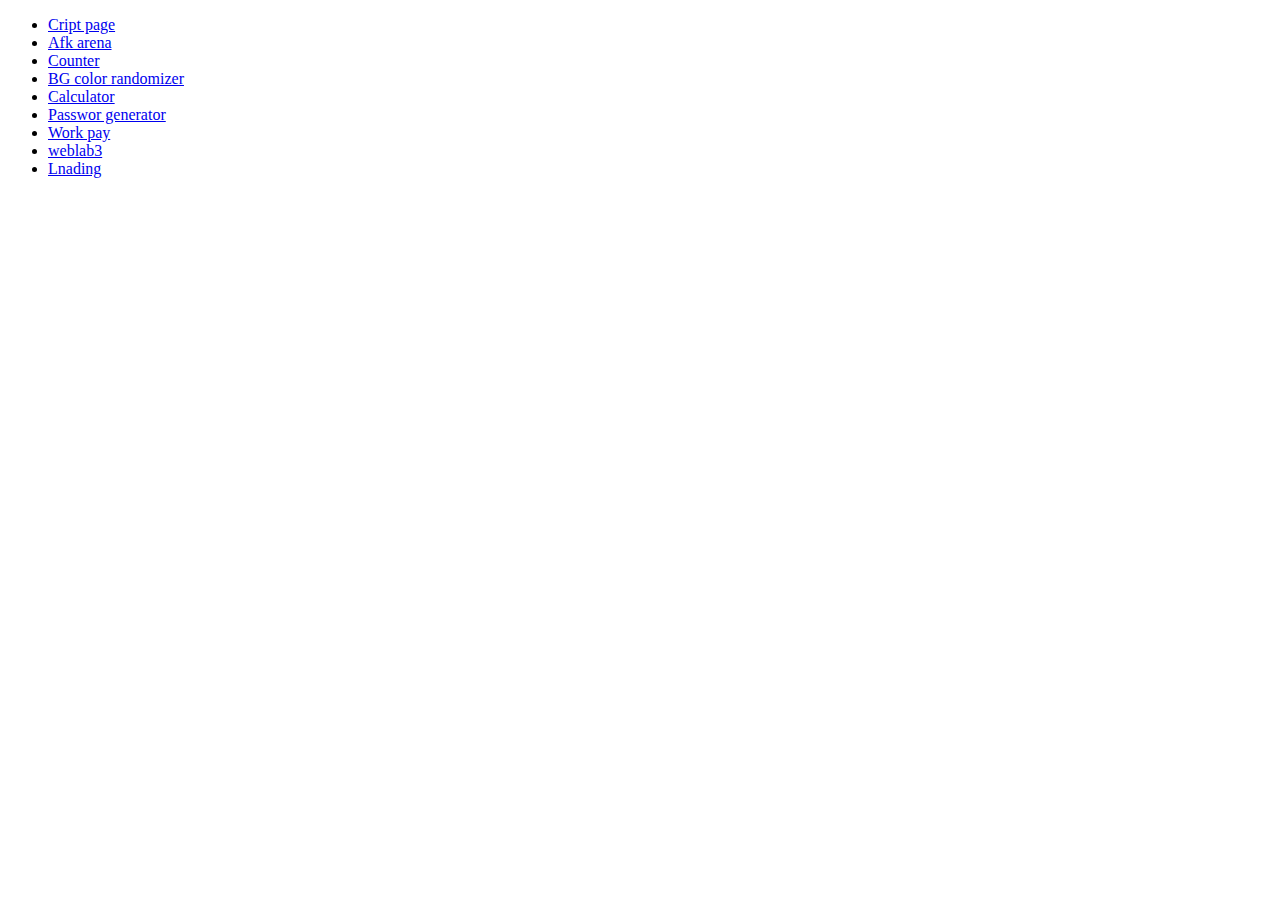
<file: index.html>
<!DOCTYPE html>
<html lang="en">
  <head>
    <meta charset="UTF-8" />
    <meta http-equiv="X-UA-Compatible" content="IE=edge" />
    <meta name="viewport" content="width=device-width, initial-scale=1.0" />
    <title>Document</title>
  </head>
  <body>
    <ul>
      <li><a href="projects/cript-page/index.html">Cript page</a></li>
      <li>
        <a href="projects/afk-arena-heroes-manager/index.html">Afk arena</a>
      </li>
      <li>
        <a href="projects/counter/index.html">Counter</a>
      </li>
      <li>
        <a href="projects/background-color-randomizer/">BG color randomizer</a>
      </li>
      <li>
        <a href="projects/web-calc/index.html">Calculator</a>
      </li>
      <li>
        <a href="projects/password-generator/index.html">Passwor generator</a>
      </li>
      <li>
        <a href="projects/work-stuff/index.html">Work pay</a>
      </li>
      <li>
        <a href="projects/web3/index.html">weblab3</a>
      </li>
      <li>
        <a href="projects/landing-page/index.html">Lnading</a>
      </li>
    </ul>
  </body>
</html>
</file>
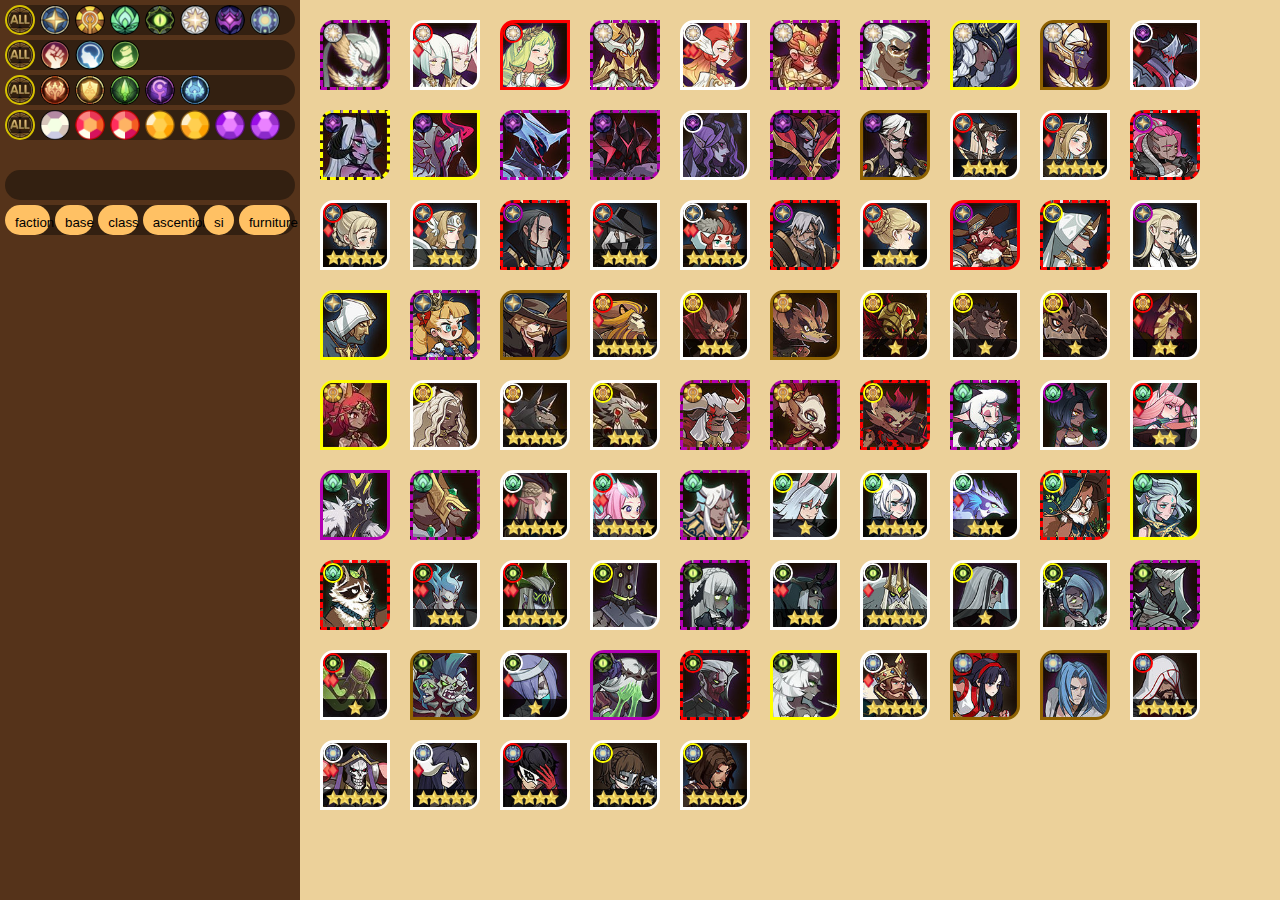
<file: projects/afk-arena-heroes-manager/index.html>
<!DOCTYPE html>
<html lang="en">
  <head>
    <meta charset="UTF-8" />
    <meta http-equiv="X-UA-Compatible" content="IE=edge" />
    <meta name="viewport" content="width=device-width, initial-scale=1.0" />
    <link rel="icon" type="image/png" href="/favicon.png" />
    <link rel="stylesheet" href="css/style.css" />
    <link rel="stylesheet" href="css/filters.css" />
    <link rel="stylesheet" href="css/sort.css" />
    <link rel="stylesheet" href="css/heroes.css" />
    <link rel="stylesheet" href="css/card.css" />
    <title>AFK Arena Hero Manager</title>
  </head>
  <body>
    <main class="wrapper">
      <section class="settings__container">
        <div class="filters">
          <div class="filter__btn-container">
            <div class="btn-container btn-container--faction"></div>
            <div class="btn-container btn-container--base"></div>
            <div class="btn-container btn-container--class"></div>
            <div class="btn-container btn-container--ascention"></div>
          </div>
        </div>
        <div class="sorts">
          <div class="sort__btn-container">
            <div class="sort__active-sort"></div>
            <div class="sort__inactive-sort">
              <button
                class="sort__btn sort__btn--faction sort__btn--inactive"
                id="0"
              >
                faction</button
              ><button
                class="sort__btn sort__btn--base sort__btn--inactive"
                id="1"
              >
                base
              </button>
              <button
                class="sort__btn sort__btn--class sort__btn--inactive"
                id="2"
              >
                class</button
              ><button
                class="sort__btn sort__btn--faction sort__btn--inactive"
                id="3"
              >
                ascention
              </button>
              <button
                class="sort__btn sort__btn--si sort__btn--inactive"
                id="4"
              >
                si
              </button>
              <button
                class="sort__btn sort__btn--furniture sort__btn--inactive"
                id="5"
              >
                furniture
              </button>
            </div>
          </div>
        </div>
      </section>
      <section class="heroes__container">
        <div class="heroes" id="heroes-section"></div>
      </section>
    </main>

    <script src="js/app.js" type="module"></script>
  </body>
</html>
</file>
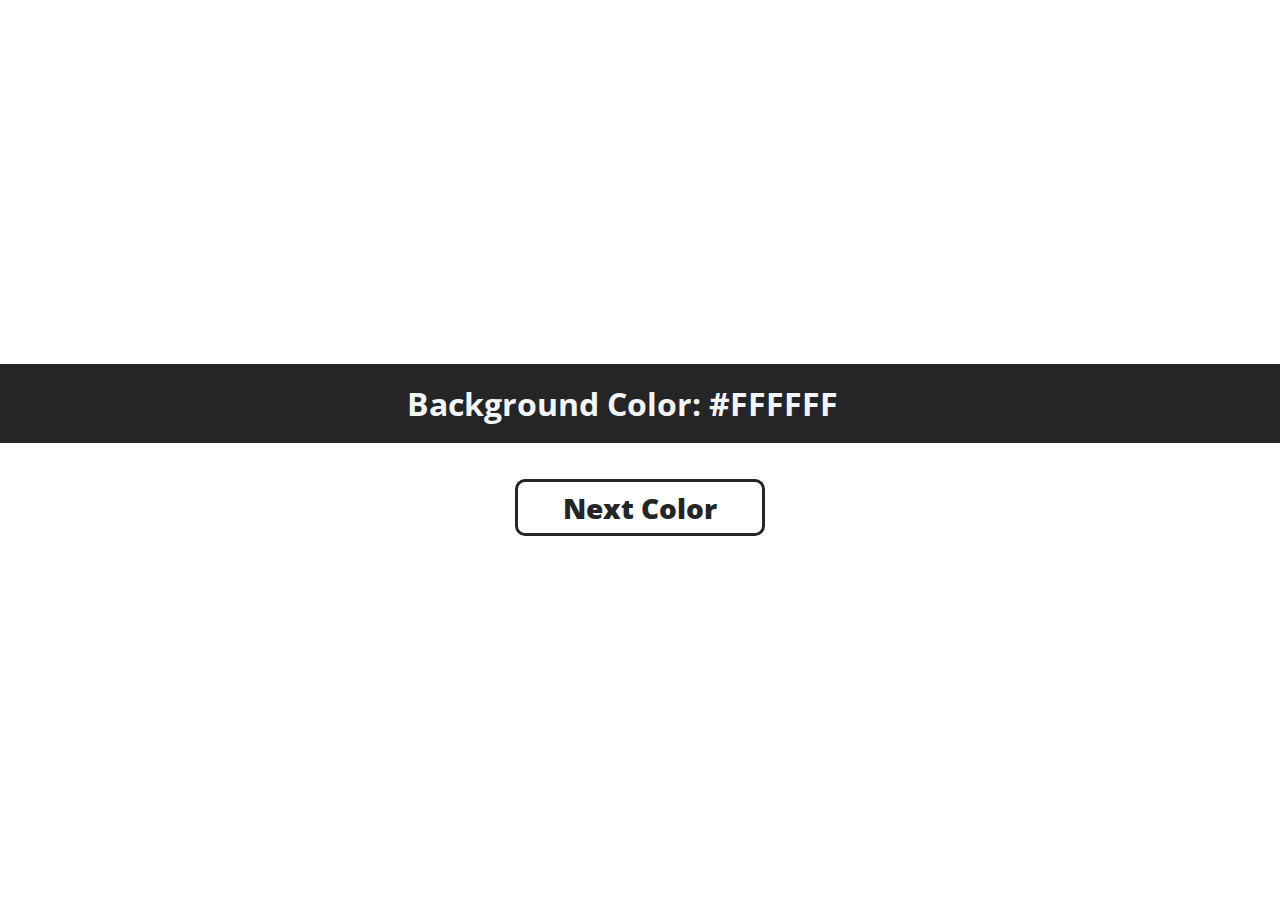
<file: projects/background-color-randomizer/index.html>
<!DOCTYPE html>
<html lang="en">
  <head>
    <meta charset="UTF-8" />
    <meta name="viewport" content="width=device-width, initial-scale=1.0" />
    <link
      href="https://fonts.googleapis.com/css2?family=Open+Sans&family=Roboto&display=swap"
      rel="stylesheet"
    />
    <link rel="stylesheet" href="css/main.css" />
    <title>Background Color Randomizer</title>
  </head>
  <body>
    <main>
      <div class="container">
        <h2 class="container__text">
          Background Color: <span class="container__color">#FFFFFF</span>
        </h2>
        <button class="container__btn" id="btn">Next Color</button>
      </div>
    </main>

    <script src="js/main.js"></script>
  </body>
</html>
</file>
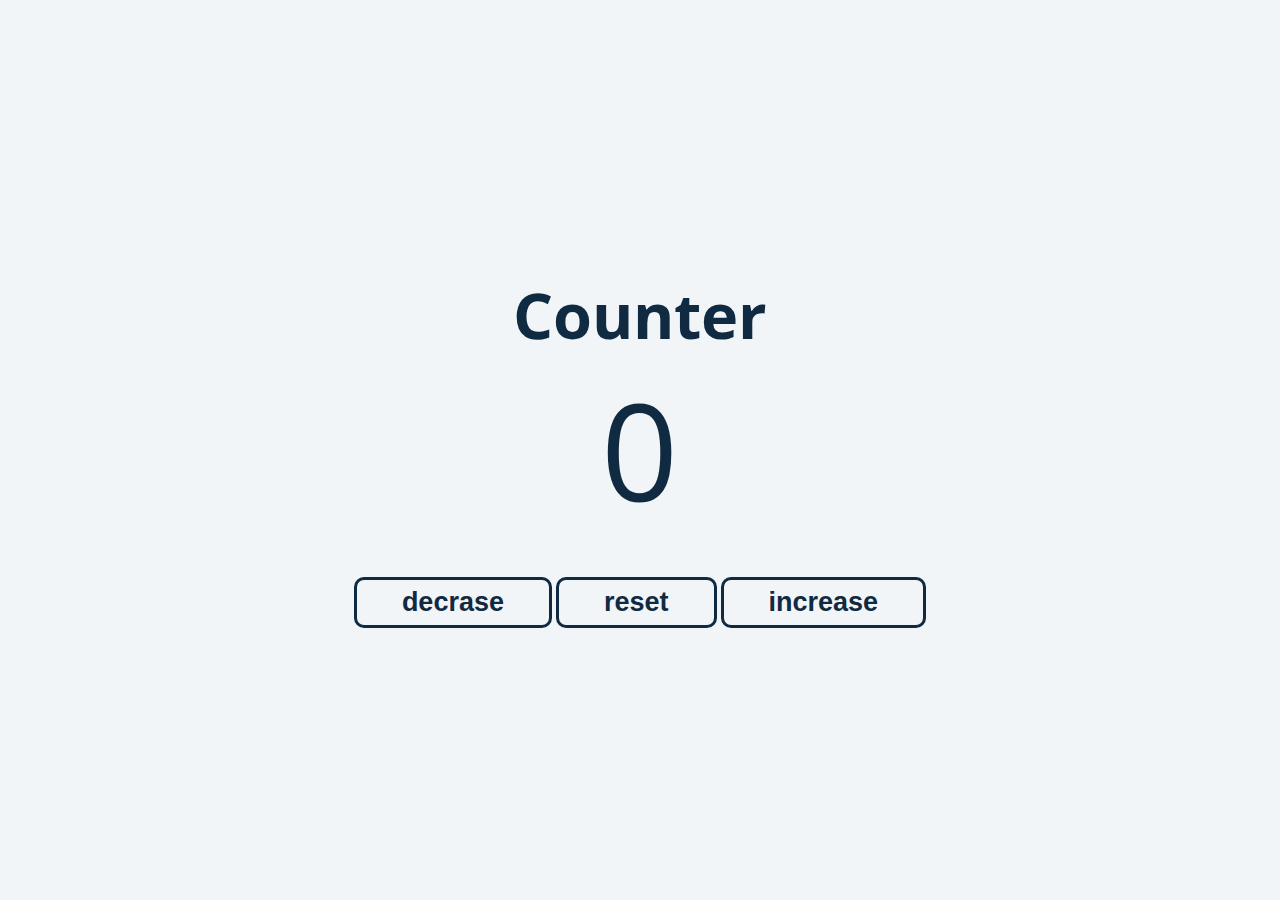
<file: projects/counter/index.html>
<!DOCTYPE html>
<html lang="en">
  <head>
    <meta charset="UTF-8" />
    <meta name="viewport" content="width=device-width, initial-scale=1.0" />
    <link
      href="https://fonts.googleapis.com/css2?family=Open+Sans:ital@0&display=swap"
      rel="stylesheet"
    />
    <link rel="stylesheet" href="css/main.css" />
    <title>Counter</title>
  </head>
  <body>
    <main>
      <div class="container">
        <h1 class="container__text">Counter</h1>
        <span class="container__count-value">0</span>
        <div class="container__btn-container">
          <button class="container__btn decrease">decrase</button>
          <button class="container__btn reset">reset</button>
          <button class="container__btn increase">increase</button>
        </div>
      </div>
    </main>

    <script src="js/app.js"></script>
  </body>
</html>
</file>
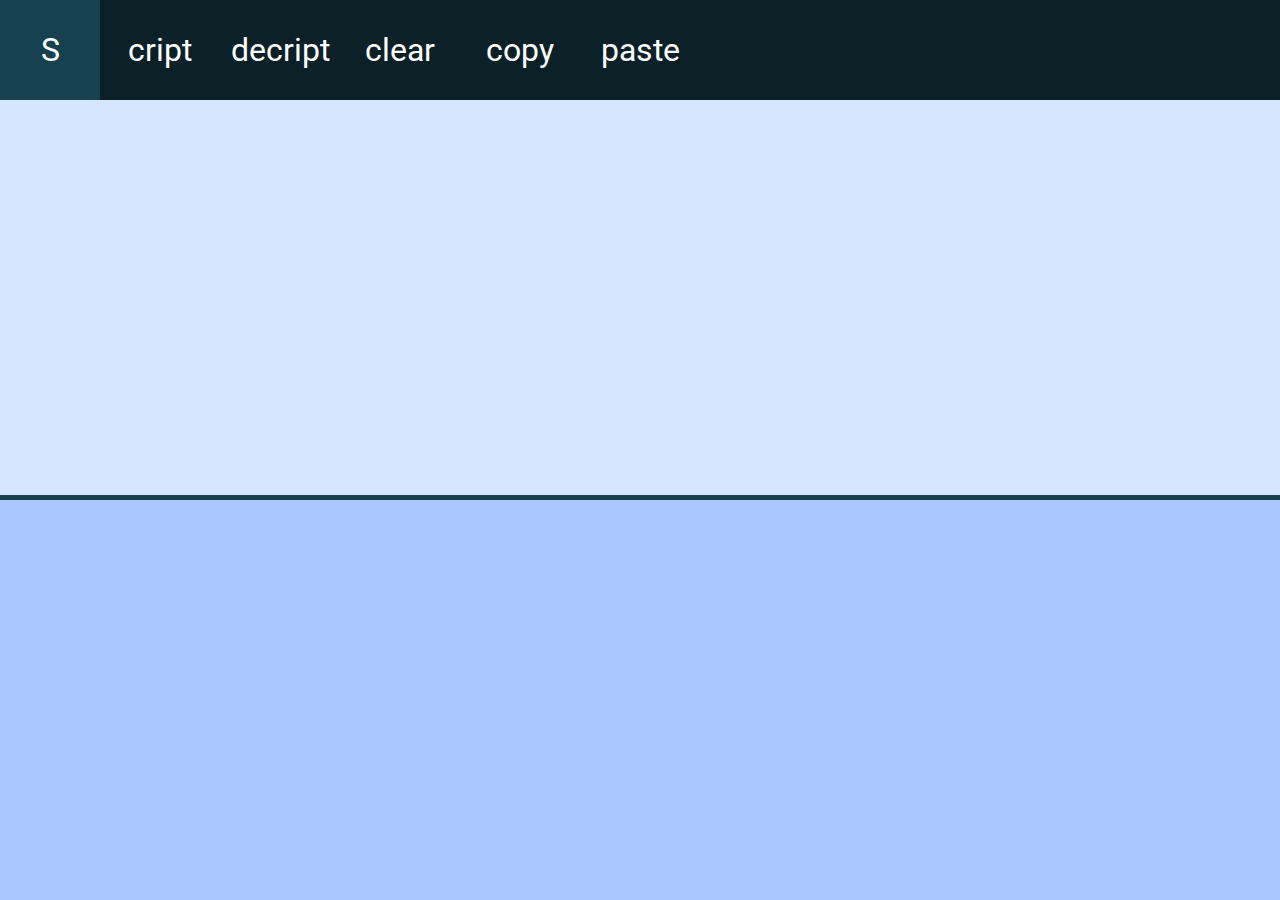
<file: projects/cript-page/index.html>
<!DOCTYPE html>
<html lang="en">
  <head>
    <meta charset="UTF-8" />
    <meta name="viewport" content="width=device-width, initial-scale=1.0" />
    <title>Cript</title>
    <link
      href="https://fonts.googleapis.com/css2?family=Roboto:wght@300&display=swap"
      rel="stylesheet"
    />
    <link rel="stylesheet" href="css/style.css" />
  </head>
  <body>

    <div class="container">
      <div class="page">
        <div class="page__menu--container">
          <ul class="page__menu menu" id="menu">
            <li class="menu__item">
              <button class="menu__btn menu__btn--settings" id="settings">
                S
              </button>
            </li>
            <div
              class="menu menu__container menu__container--settings"
              style="display: none"
            >
              <li class="menu__item">
                <div class="menu__container menu__container--steps steps" id="steps-container">
                  <button class="menu__item steps__item__btn steps__item__btn--decrease" id="steps-decrease"><</button>
                  <span class="menu__item steps__item--counter" id="steps-counter">1</span>
                  <button class="menu__item steps__item__btn steps__item__btn--increase" id="steps-increase">></button>
                </div>
              </li>
              <li class="menu__item">
                <input class="menu__item menu__item--input" id="keyWord" value=''>
                </input>
              </li>
            </div>
            <div
              class="menu menu__container menu__container--btn"
              style="display: inline-block"
            >
              <li class="menu__item">
                <button class="menu__btn menu__btn--regular" id="cript">
                  cript
                </button>
              </li>
              <li class="menu__item">
                <button class="menu__btn menu__btn--regular" id="decript">
                  decript
                </button>
              </li>
              <li class="menu__item">
                <button class="menu__btn menu__btn--regular" id="clear">
                  clear
                </button>
              </li>
              <li class="menu__item">
                <button class="menu__btn menu__btn--regular" id="copy">
                  copy
                </button>
              </li>
              <li class="menu__item">
                <button class="menu__btn menu__btn--regular" id="paste">
                  paste
                </button>
              </li>
            </div>
          </ul>
        </div>
        <div class="page__textarea--container">
          <textarea
            class="page__textarea page__textarea--input"
            id="input-area"
            type="text"
            autofocus
          ></textarea>
        </div>
        <div class="page__textarea--container">
          <textarea
            class="page__textarea page__textarea--result"
            id="result-area"
            type="text"
            readonly
          ></textarea>
        </div>
      </div>
    </div>

    <script src="js/app.js"></script>
  </body>
</html>
</file>
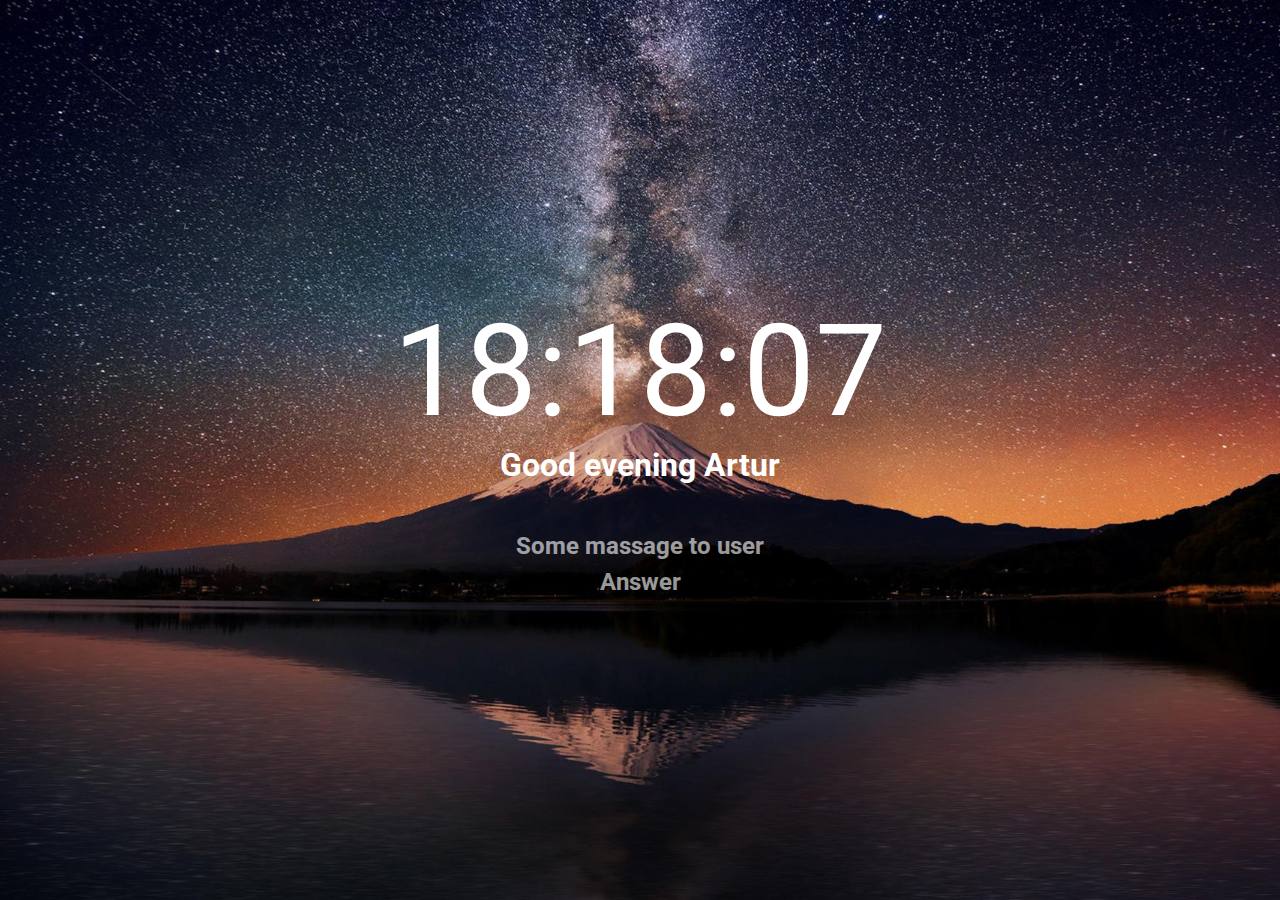
<file: projects/landing-page/index.html>
<!DOCTYPE html>
<html lang="en">
  <head>
    <meta charset="UTF-8" />
    <meta name="viewport" content="width=device-width, initial-scale=1.0" />
    <link rel="preconnect" href="https://fonts.gstatic.com" />
    <link rel="preconnect" href="https://fonts.gstatic.com" />
    <link
      href="https://fonts.googleapis.com/css2?family=Roboto:ital,wght@1,300&display=swap"
      rel="stylesheet"
    />
    <link rel="stylesheet" href="css/style.css" />
    <title>My page</title>
  </head>
  <body>
    <time id="time"></time>
    <h1>
      <span id="greeting"></span>
      <span id="name" contenteditable="true">Artur</span>
    </h1>

    <h2>Some massage to user</h2>
    <h2 id="answer" contenteditable="true">Answer</h2>
    <script src="js/main.js"></script>
  </body>
</html>
</file>
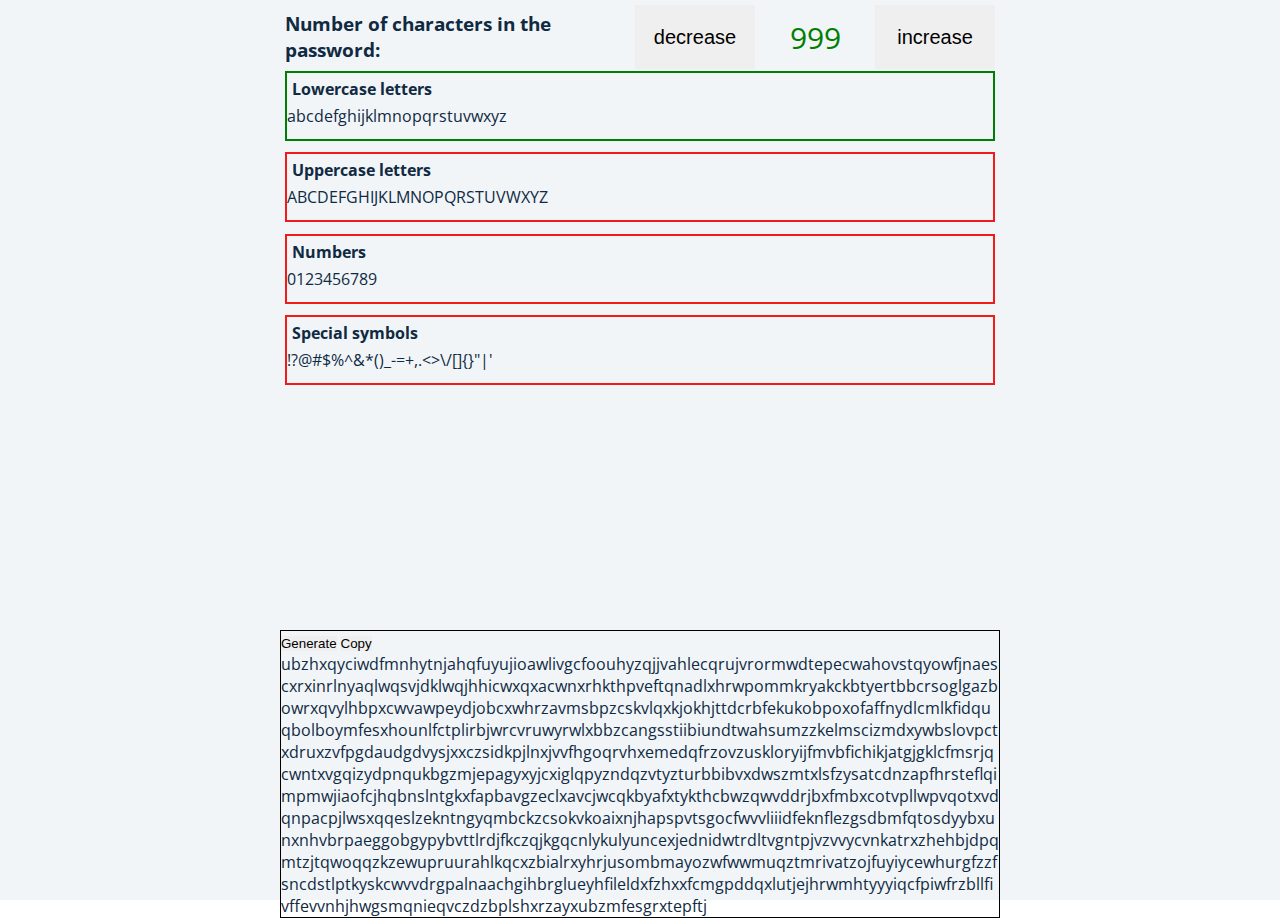
<file: projects/password-generator/index.html>
<!DOCTYPE html>
<html lang="en">
  <head>
    <meta charset="UTF-8" />
    <meta http-equiv="X-UA-Compatible" content="IE=edge" />
    <meta name="viewport" content="width=device-width, initial-scale=1.0" />
    <link
      href="https://fonts.googleapis.com/css2?family=Open+Sans:ital@0&display=swap"
      rel="stylesheet"
    />
    <link rel="stylesheet" href="style.css" />
    <title>Password Generator</title>
  </head>
  <body>
    <div class="wrapper">
      <div class="password">
        <div class="password__parameter-section">
          <div class="password__length">
            <h3 class="length__title">Number of characters in the password:</h3>
            <button class="length__button length__button--decrease decrease">
              decrease
            </button>
            <span class="length__counter">999</span>
            <button class="length__button length__button--increase increase">
              increase
            </button>
          </div>
          <div class="password__parameter password__parameter--on" id="1">
            <h4 class="parameter__title">Lowercase letters</h4>
            <div class="parameter__body"></div>
          </div>
          <div class="password__parameter password__parameter--off" id="2">
            <h4 class="parameter__title">Uppercase letters</h4>
            <div class="parameter__body"></div>
          </div>
          <div class="password__parameter password__parameter--off" id="3">
            <h4 class="parameter__title">Numbers</h4>
            <div class="parameter__body"></div>
          </div>
          <div class="password__parameter password__parameter--off" id="4">
            <h4 class="parameter__title">Special symbols</h4>
            <div class="parameter__body"></div>
          </div>
        </div>
        <div class="password__output-section">
          <div class="output-section__buttons-section">
            <button
              class="buttons-section__button button__generate"
              id="generate"
            >
              Generate
            </button>
            <button class="buttons-section__button button__copy" id="copy">
              Copy
            </button>
          </div>
          <div class="output-section__result"></div>
        </div>
      </div>
    </div>

    <script src="app.js"></script>
  </body>
</html>
</file>
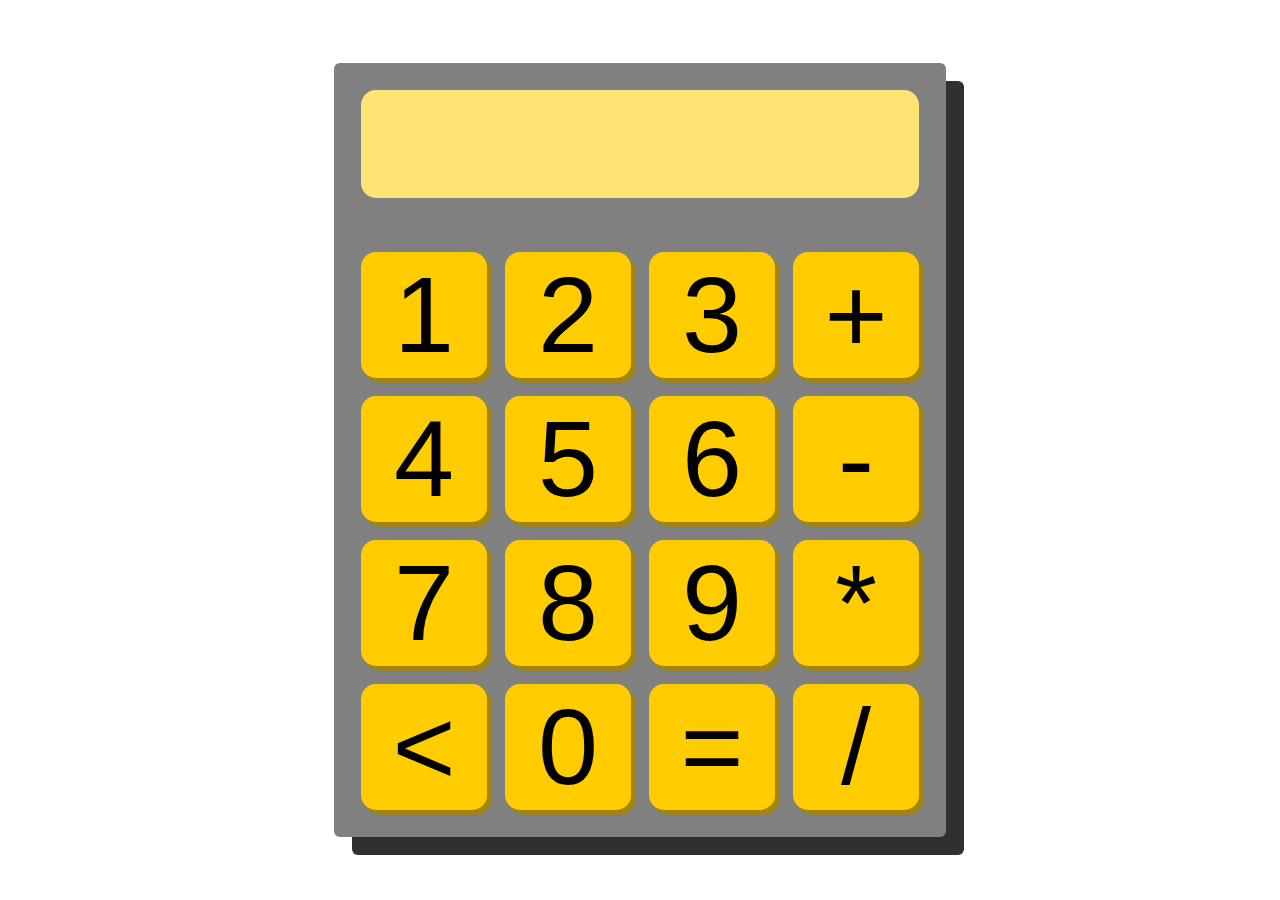
<file: projects/web-calc/index.html>
<!DOCTYPE html>
<html lang="en">
  <head>
    <meta charset="UTF-8" />
    <meta name="viewport" content="width=device-width, initial-scale=1.0" />
    <link rel="stylesheet" href="css/main.css" />
    <title>Calculator</title>
  </head>
  <body>
    <div class="calculator-case" id="main-box">
      <input type="text" class="input-display" value="" readonly />
      <div class="num-pad"></div>
    </div>

    <script src="js/main.js"></script>
    <script>
      new CalculatorCase({
        el: document.getElementById('main-box'),
        maxNumbers: 10,
      });
    </script>
  </body>
</html>
</file>
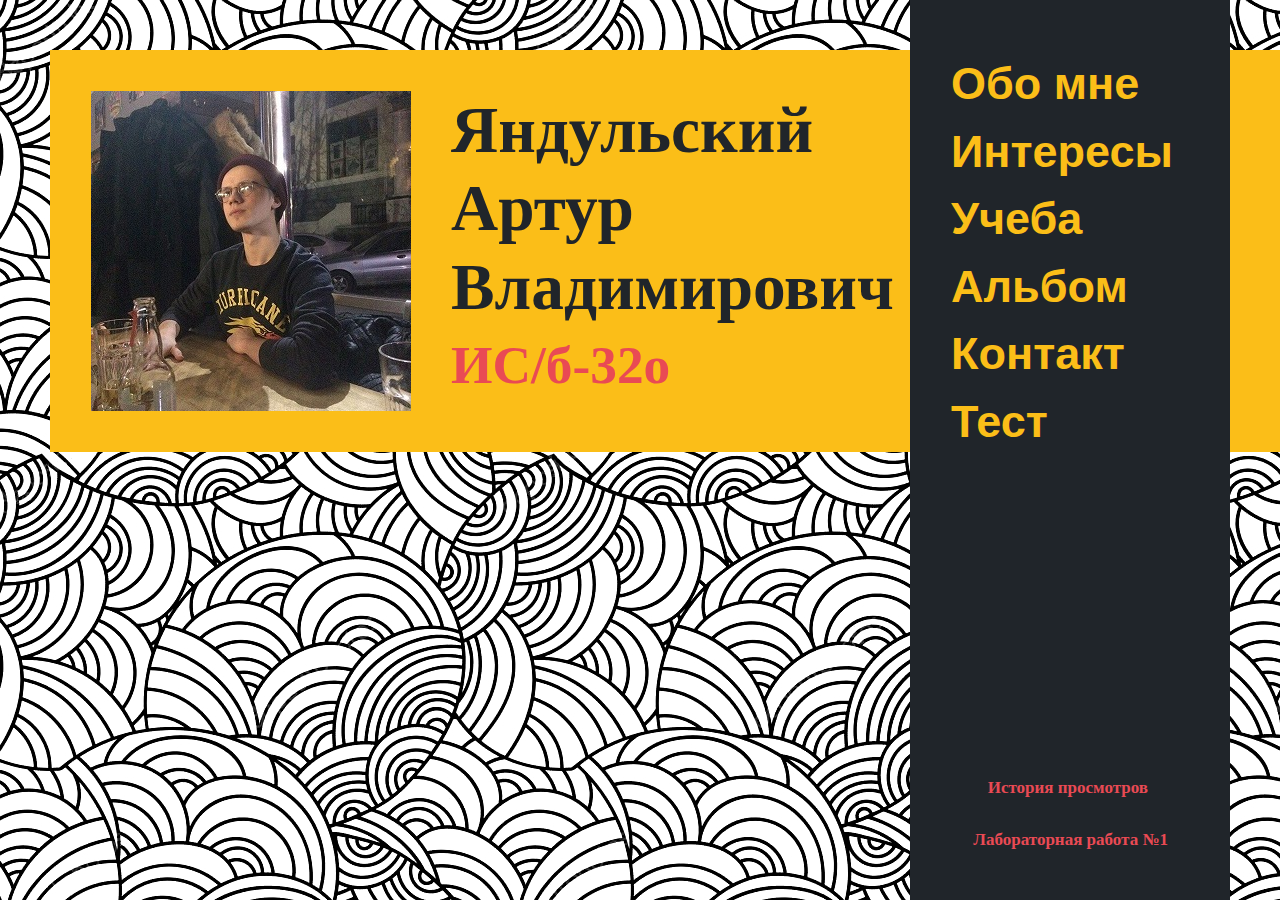
<file: projects/web3/index.html>
<!DOCTYPE html>
<HTML>
<HEAD>
	<meta charset="utf-8">
	<title>Мой персональный сайт. Главная страница</title>  
	<link rel="stylesheet" href="css/index.css">
	<link rel="stylesheet" href="css/bootstrap.css">
	<script src="js/time.js"></script>
</HEAD>
<BODY>
	<div class="bio">
		<div class="image">
			<img src="img/photo.jpg">
		</div>
		<div class="info">
			<h1 class="fio">Яндульский<br>Артур<br>Владимирович</h1>
			<h2 class="group">ИС/б-32о</h2>
		</div>
	</div>
	<div class="menu-box">
		<div id="clock"></div>
		<div class="menu-links">
			<ul>
				<li><a href="pages/about.html">Обо мне</a></li>
				<li><a href="pages/interest.html">Интересы</a></li>
				<li><a href="pages/study.html">Учеба</a></li>
				<li><a href="pages/album.html">Альбом</a></li>
				<li><a href="pages/contact.html">Контакт</a></li>
				<li><a href="pages/test.html">Тест</a></li>
			</ul>
		</div>
	</div>
	<div class="his">
		<a href="pages/history.html">История просмотров</a>
	</div>
	<div class="lab">
		<h3>Лабораторная работа №1</h3>
	</div>
	<script src = "js/history.js"></script>
</BODY>
</HTML>
</file>
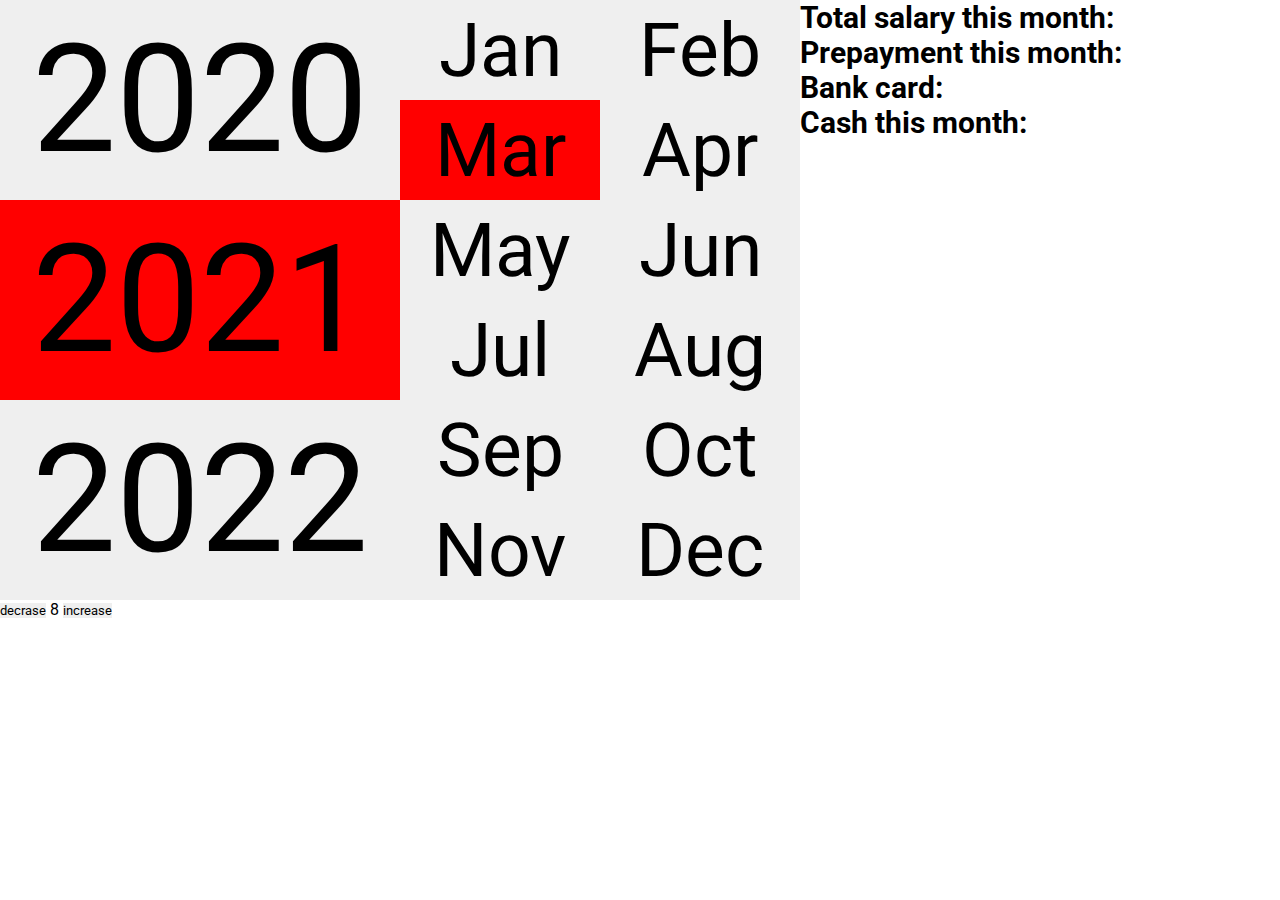
<file: projects/work-stuff/index.html>
<!DOCTYPE html>
<html lang="en">
  <head>
    <meta charset="UTF-8" />
    <meta name="viewport" content="width=device-width, initial-scale=1.0" />
    <link
      href="https://fonts.googleapis.com/css2?family=Roboto&display=swap"
      rel="stylesheet"
    />
    <link rel="stylesheet" href="css/style.css" />
    <title>____________poop</title>
  </head>
  <body>
    <main>
      <div class="container">
        <div class="container__year">
          <button class="year-button" value="2020">2020</button>
          <button class="year-button btn-selected" value="2021">2021</button>
          <button class="year-button" value="2022">2022</button>
        </div>
        <div class="container__month">
          <button class="month-button" value="1">Jan</button
          ><button class="month-button" value="2">Feb</button
          ><button class="month-button btn-selected" value="3">Mar</button
          ><button class="month-button" value="4">Apr</button
          ><button class="month-button" value="5">May</button
          ><button class="month-button" value="6">Jun</button
          ><button class="month-button" value="7">Jul</button
          ><button class="month-button" value="8">Aug</button
          ><button class="month-button" value="9">Sep</button
          ><button class="month-button" value="10">Oct</button
          ><button class="month-button" value="11">Nov</button
          ><button class="month-button" value="12">Dec</button>
        </div>
        <div class="container__result">
          <h3 class="result__text">
            Total salary this month: <span class="result__data"></span>
          </h3>
          <h3 class="result__text">
            Prepayment this month: <span class="result__data"></span>
          </h3>
          <h3 class="result__text">
            Bank card: <span class="result__data"></span>
          </h3>
          <h3 class="result__text">
            Cash this month: <span class="result__data"></span>
          </h3>
        </div>
      </div>
      <div class="container__shifts">
        <button class="shifts__btn decrease">decrase</button>
        <span id="counter" class="shifts__count-value">8</span>
        <button class="shifts__btn increase">increase</button>
      </div>
    </main>

    <script src="js/app.js"></script>
  </body>
</html>
</file>
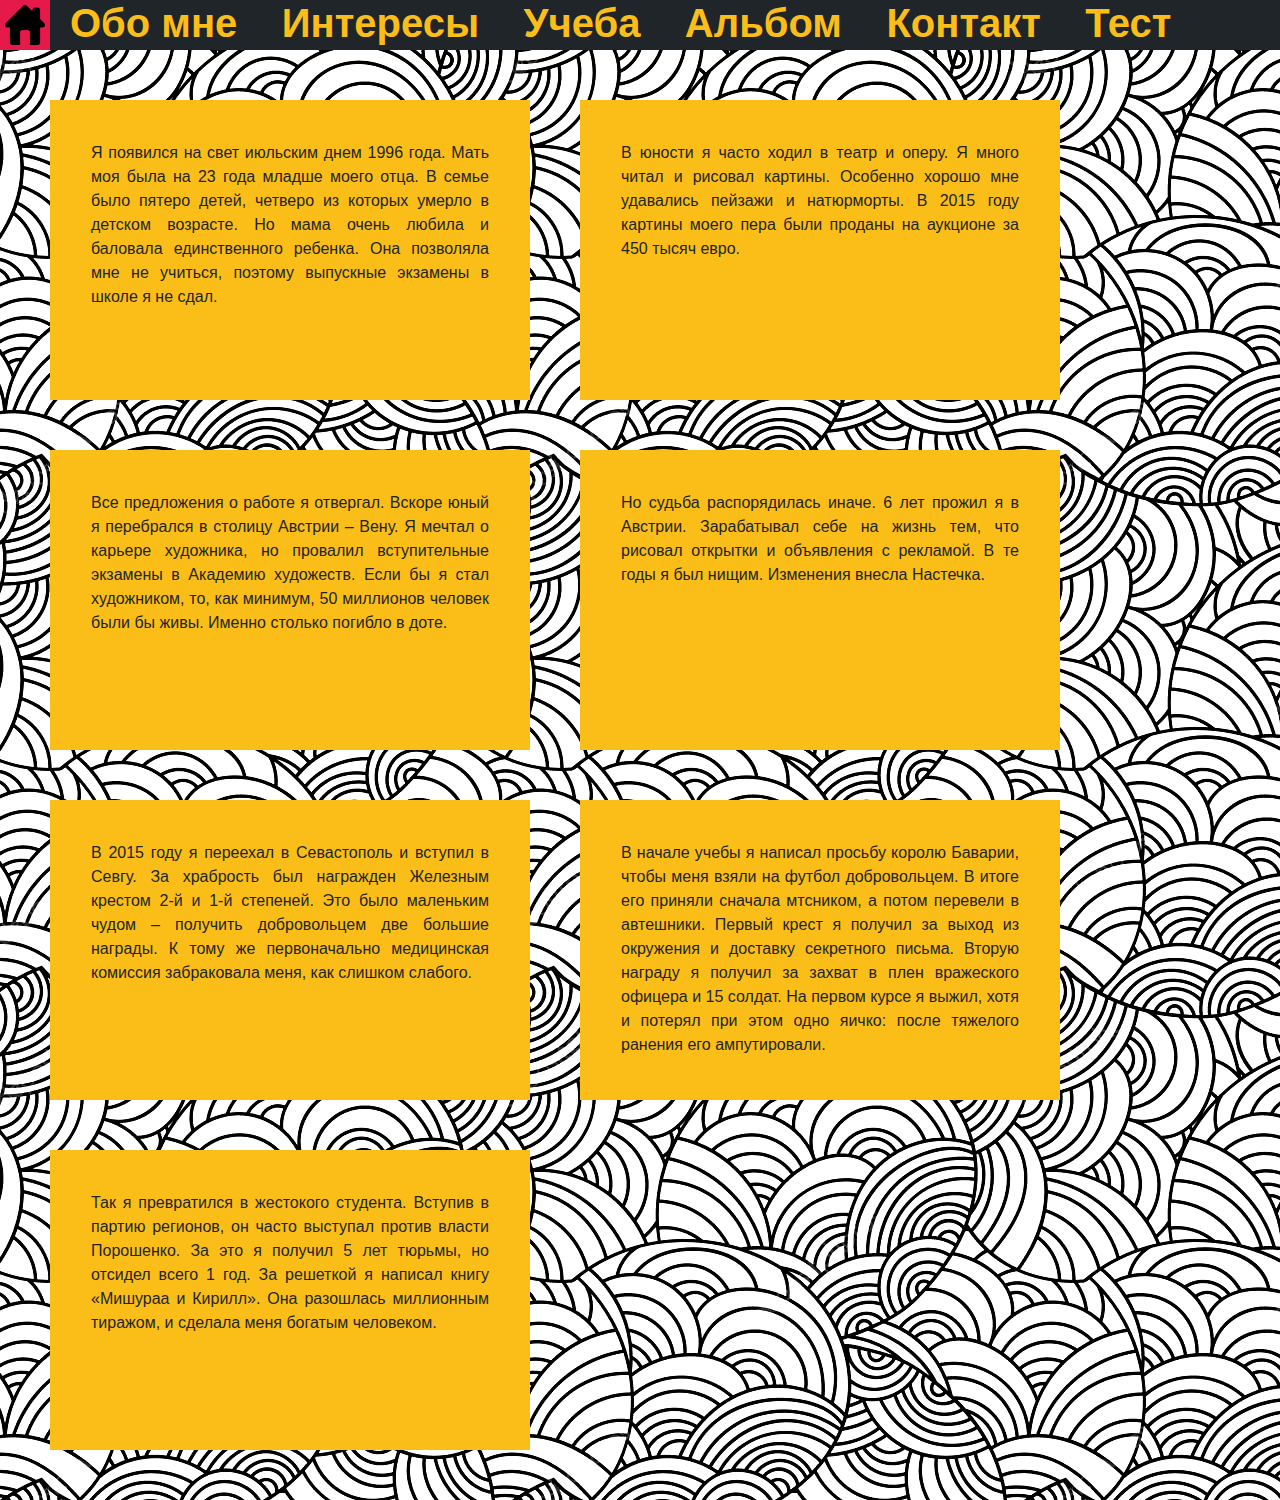
<file: projects/web3/pages/about.html>
<!DOCTYPE html>
<HTML>
<HEAD>
	<meta charset="utf-8">
	<title>Мой персональный сайт. Обо мне</title>  
	<link rel="stylesheet" href="../css/about.css">
	<link rel="stylesheet" href="../css/menu.css">
	<link rel="stylesheet" href="../css/bootstrap.css">
</HEAD>
<BODY>
	<div class="menu-box">
		<div class="h-button">
			<a href="../index.html">
				<img src="../img/home.png" href="index.html">
			</a>
		</div>
		<div class="menu-links">
			<ul>
				<li><a href="about.html">Обо мне</a></li>
				<li><a href="interest.html">Интересы</a>
					<ul>
						<li><a href="interest.html#films">Фильмы</a></li>
						<li><a href="interest.html#music">Музыка</a></li>
						<li><a href="interest.html#books">Книги</a></li>
						<li><a href="interest.html#games">Игры</a></li>
					</ul>
				</li>
				<li><a href="study.html">Учеба</a></li>
				<li><a href="album.html">Альбом</a></li>
				<li><a href="contact.html">Контакт</a></li>
				<li><a href="test.html">Тест</a></li>
			</ul>
		</div>
	</div>
	<div class="txt-area">
		<p>Я появился на свет июльским днем 1996 года. Мать моя была на 23 года младше моего отца. 
		В семье было пятеро детей, четверо из которых умерло в детском возрасте. Но мама очень любила и баловала единственного ребенка. 
		Она позволяла мне не учиться, поэтому выпускные экзамены в школе я не сдал.</p>
		<p>В юности я часто ходил в театр и оперу. Я много читал и рисовал картины. Особенно хорошо мне удавались пейзажи и натюрморты. 
		В 2015 году картины моего пера были проданы на аукционе за 450 тысяч евро.</p>
		<p>Все предложения о работе я отвергал. Вскоре юный я перебрался в столицу Австрии – Вену. Я мечтал о карьере художника, но 
		провалил вступительные экзамены в Академию художеств. Если бы я стал художником, то, как минимум, 50 миллионов человек были бы живы. 
		Именно столько погибло в доте.</p>
		<p>Но судьба распорядилась иначе. 6 лет прожил я в Австрии. Зарабатывал себе на жизнь тем, что рисовал открытки и объявления с рекламой. 
		В те годы я был нищим. Изменения внесла Настечка.</p>
		<p>В 2015 году я переехал в Севастополь и вступил в Севгу. За храбрость был награжден Железным крестом 2-й и 1-й степеней. Это было маленьким 
		чудом – получить добровольцем две большие награды. К тому же первоначально медицинская комиссия забраковала меня, как слишком слабого.</p>
		<p>В начале учебы я написал просьбу королю Баварии, чтобы меня взяли на футбол добровольцем. В итоге его приняли сначала мтсником, а потом 
		перевели в автешники. Первый крест я получил за выход из окружения и доставку секретного письма. Вторую награду я получил за захват в плен 
		вражеского офицера и 15 солдат. На первом курсе я выжил, хотя и потерял при этом одно яичко: после тяжелого ранения его ампутировали.</p>
		<p>Так я превратился в жестокого студента. Вступив в партию регионов, он часто выступал против власти Порошенко. За это я получил 5 лет тюрьмы, 
		но отсидел всего 1 год. За решеткой я написал книгу «Мишураа и Кирилл». Она разошлась миллионным тиражом, и сделала меня богатым человеком.</p>
	</div>
	<script src = "../js/history.js"></script>
</BODY>
</HTML>
</file>
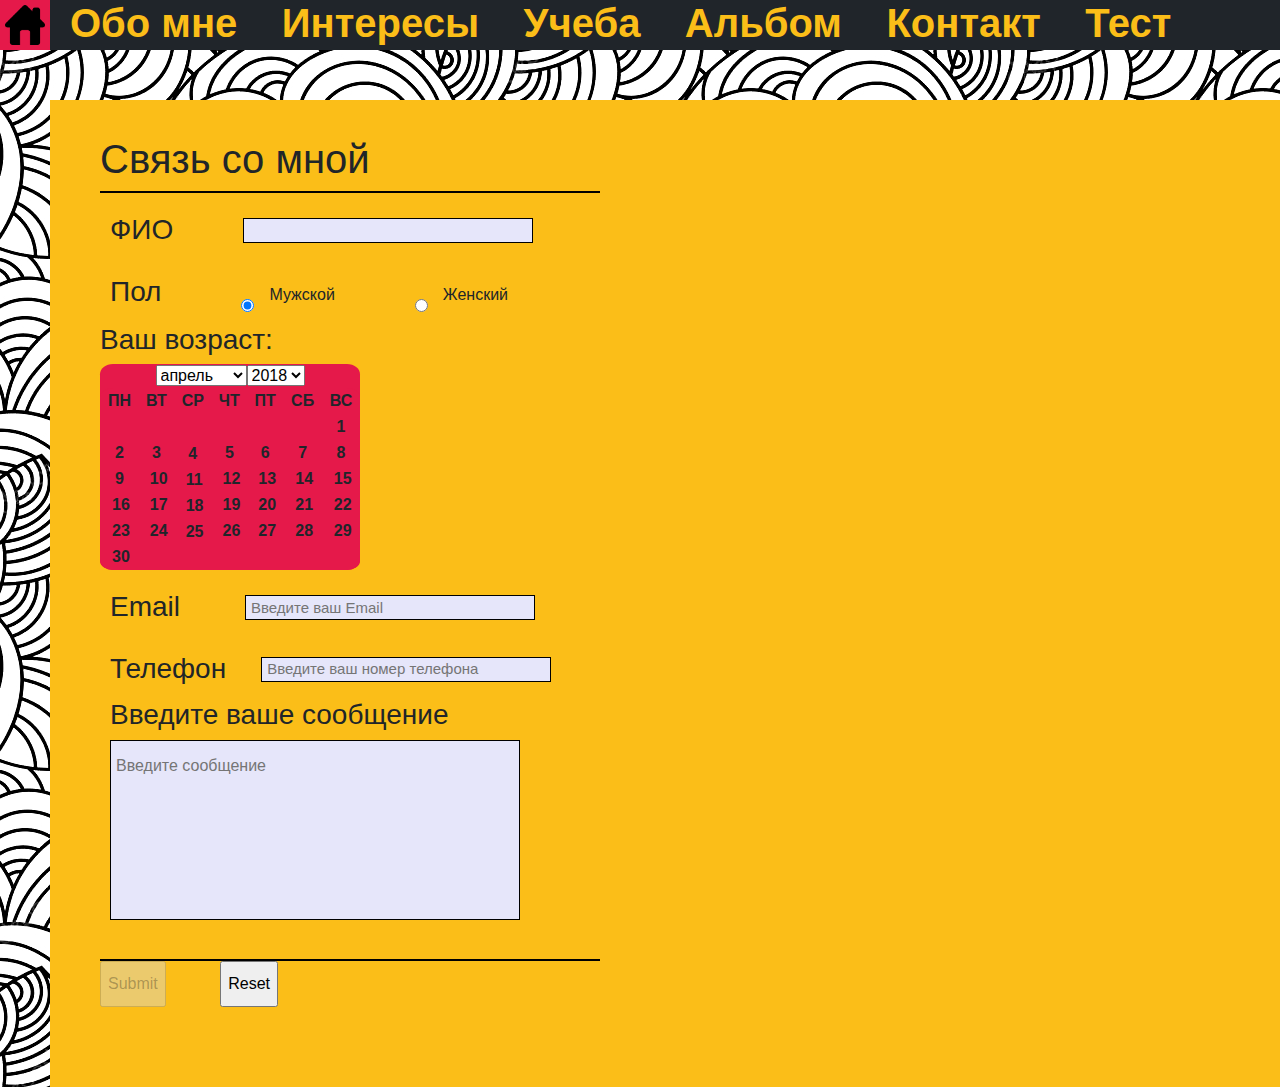
<file: projects/web3/pages/contact.html>
<!DOCTYPE html>
<HTML>
<HEAD>
	<meta charset="utf-8">
	<title>Мой персональный сайт. Контакт</title>  
	<link rel="stylesheet" href="../css/menu.css">
	<link rel="stylesheet" href="../css/contact.css">
	<link rel="stylesheet" href="../css/bootstrap.css">
</HEAD>
<BODY>
	<a name="top"></a>
	<div class="menu-box">
		<div class="h-button">
			<a href="../index.html">
				<img src="../img/home.png" href="index.html">
			</a>
		</div>
		<div class="menu-links">
			<ul>
				<li><a href="about.html">Обо мне</a></li>
				<li><a href="interest.html">Интересы</a>
					<ul>
						<li><a href="interest.html#films">Фильмы</a></li>
						<li><a href="interest.html#music">Музыка</a></li>
						<li><a href="interest.html#books">Книги</a></li>
						<li><a href="interest.html#games">Игры</a></li>
					</ul>
				</li>
				<li><a href="study.html">Учеба</a></li>
				<li><a href="album.html">Альбом</a></li>
				<li><a href="contact.html">Контакт</a></li>
				<li><a href="test.html">Тест</a></li>
			</ul>
		</div>
	</div>
	<div class="mainContent-Contact">
		<h1>Связь со мной</h1>
    	<form action="mailto:pirogkov.art@yande.ru" name="contact" method="post">
    		<div class="contactingMe">
    			<div class="fioContacting">
    				<h3>ФИО</h3>
    				<input class = "inputTextContact" type="text" name="fioContact" id="name">
				</div>
    			<div class="genderContacting">
    				<h3>Пол</h3>
    				<input сlass="radioButtonGender" type="radio" name="genderContact" id="gender" value="Мужской"> 
						<label for="genderContact1" id="genderMan">Мужской</label>
    				<input сlass="radioButtonGender" type="radio" name="genderContact" id="gender" value="Женский">
						<label for="genderContact2" id="genderWoman">Женский</label>
    			</div>
    			<div class="ageContacting">
    				<h3 id = "age">Ваш возраст:</h3>
    				<div id = "calendar" class = "calendar">
						<table id = "table"></table>
					</div>
				</div>
    			<div class="emailContacting">
    				<h3>Email</h3>
    				<input class="emailContact" type="Email"
    				placeholder = "Введите ваш Email"
					id="mail">
    			</div>
                <div class="numberContacting">
                    <h3>Телефон</h3>
                    <input class="numberContact" type="tel"
                    placeholder = "Введите ваш номер телефона"
					maxlength="16" ;"
					id="phone">
                </div>
				<div class="massageContacting">
					<h3>Введите ваше сообщение</h3>
					<textarea class="massageContact" name="massageContact" id="massageContact1" cols="0" rows="0" placeholder = "Введите сообщение"></textarea>
				</div>
    		</div>
    		<input class="confirmationButton" type="Submit" id="send"> 
   			<input class="confirmationButton" type="Reset" id="reset"> 
    	</form>
    <br><br>
</div>
<script src = "../js/history.js"></script>
	<script src="../js/contact.js"></script>
	<script src="../js/calendar.js"></script>
</BODY>
</HTML>
</file>
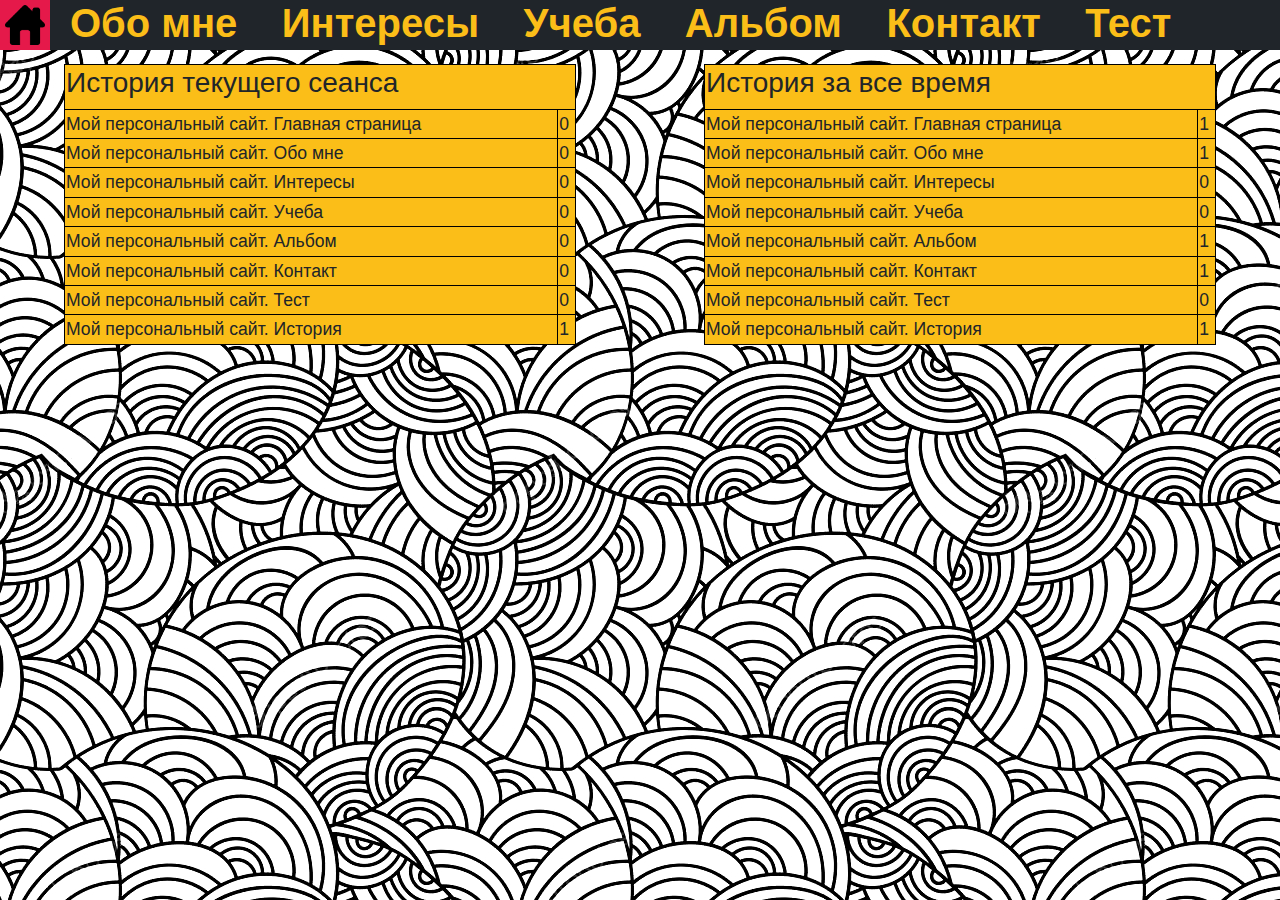
<file: projects/web3/pages/history.html>
<!DOCTYPE html>
<HTML>
<HEAD>
	<meta charset="utf-8">
	<title>Мой персональный сайт. История</title>  
	<link rel="stylesheet" href="../css/history.css">
	<link rel="stylesheet" href="../css/menu.css">
	<link rel="stylesheet" href="../css/bootstrap.css">
</HEAD>
<BODY>
	<div class="menu-box">
		<div class="h-button">
			<a href="../index.html">
				<img src="../img/home.png" href="index.html">
			</a>
		</div>
		<div class="menu-links">
			<ul>
				<li><a href="about.html">Обо мне</a></li>
				<li><a href="interest.html">Интересы</a>
					<ul>
						<li><a href="interest.html#films">Фильмы</a></li>
						<li><a href="interest.html#music">Музыка</a></li>
						<li><a href="interest.html#books">Книги</a></li>
						<li><a href="interest.html#games">Игры</a></li>
					</ul>
				</li>
				<li><a href="study.html">Учеба</a></li>
				<li><a href="album.html">Альбом</a></li>
				<li><a href="contact.html">Контакт</a></li>
				<li><a href="test.html">Тест</a></li>
			</ul>
		</div>
	</div>
	<div>
    <table class = "tableHistory">
        <tbody>
        <tr>
            <td colspan="2">
                <h3>История текущего сеанса</h3>
            </td>
        </tr>
        </tbody>
    </table>

    <table class = "tableHistory">
        <tr>
            <td colspan="2">
                <h3>История за все время</h3>
            </td>
        </tr>
    </table>
</div>
	<script src = "../js/history.js"></script>
	<script src="../js/historyshow.js"></script>
</BODY>
</HTML>
</file>
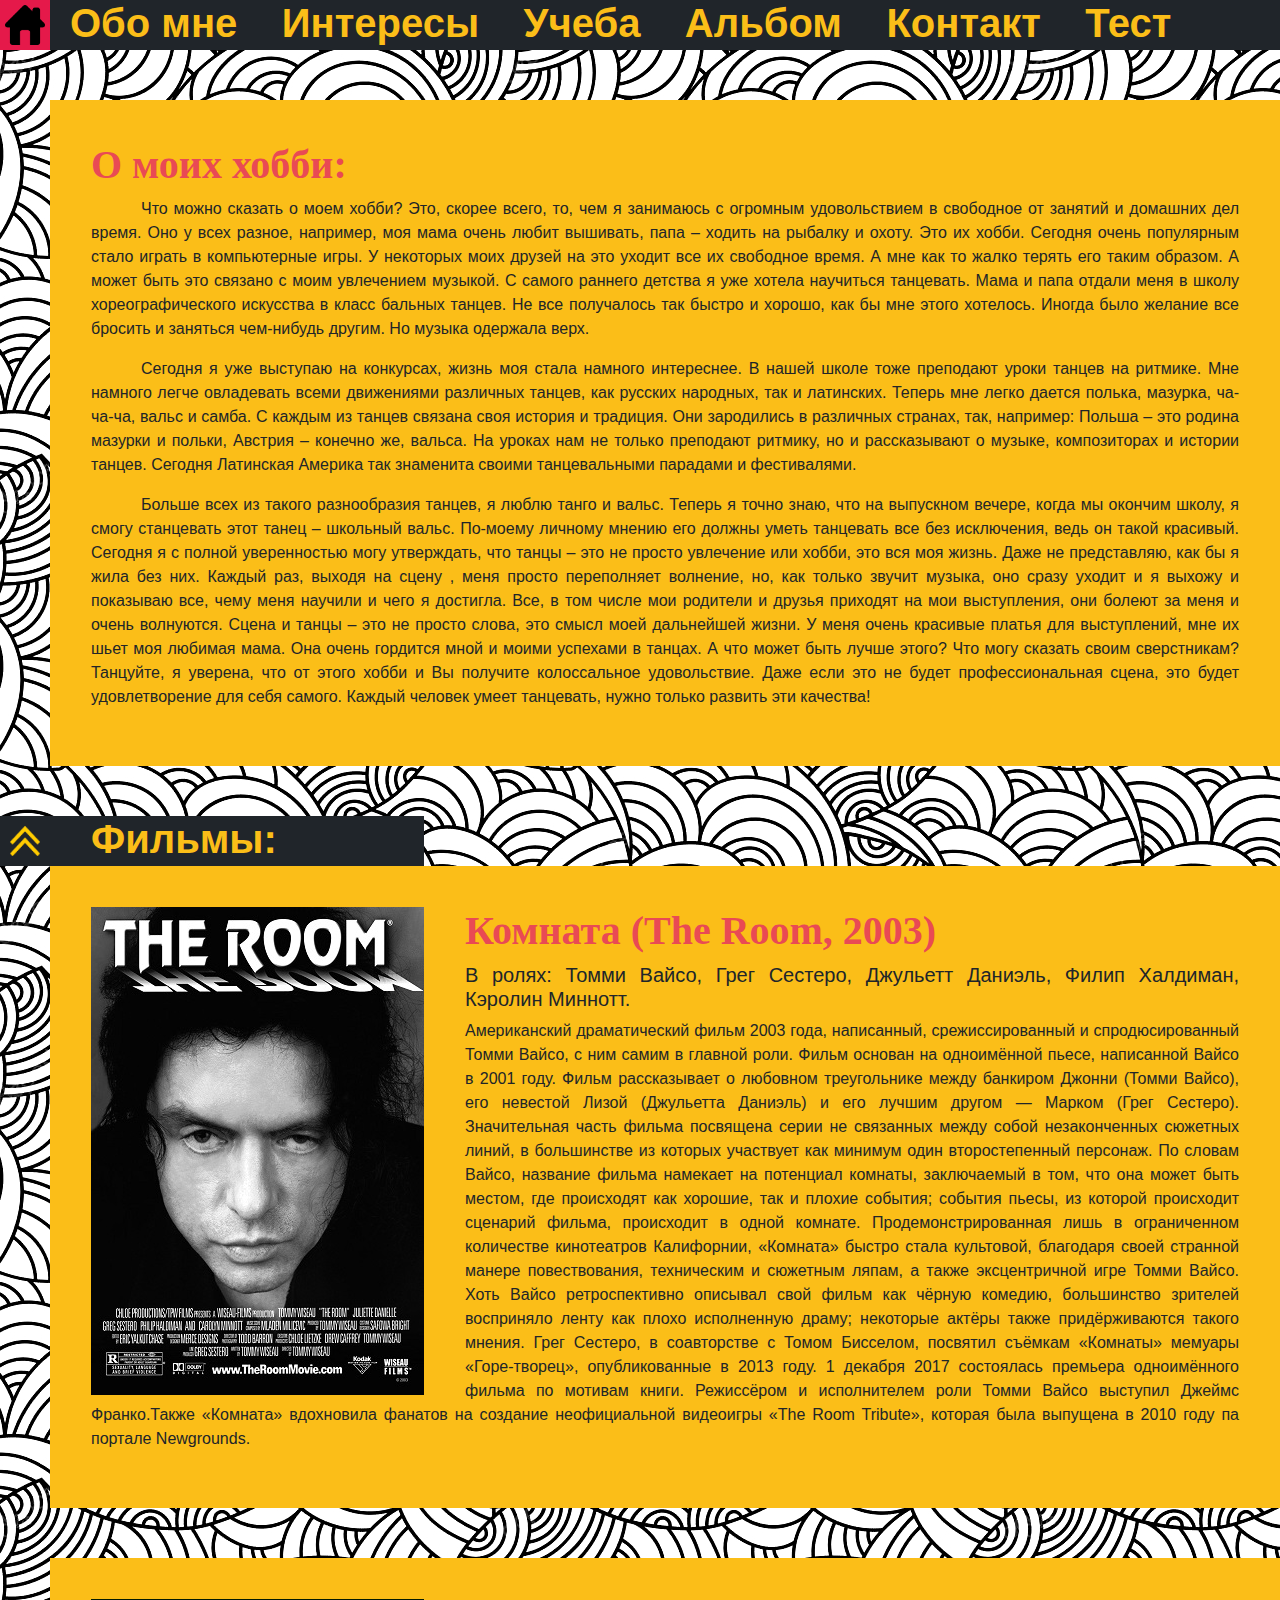
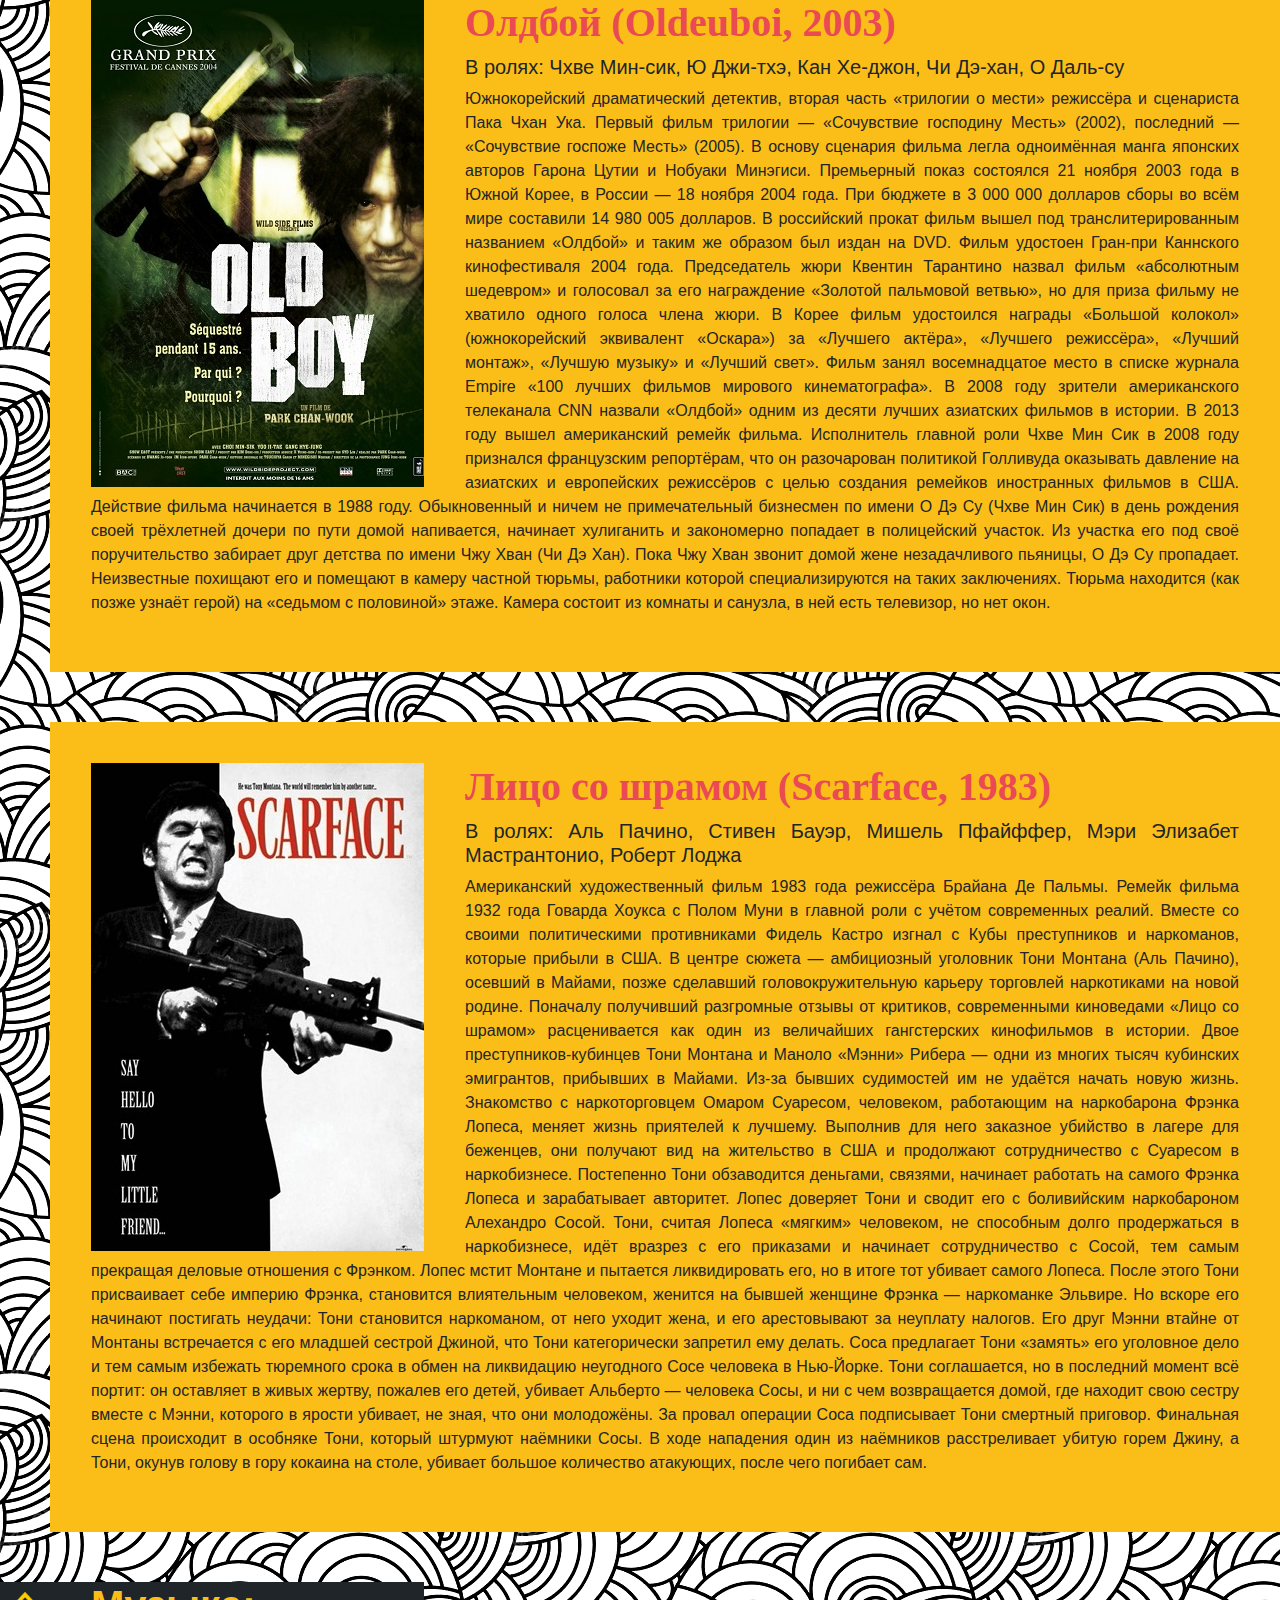
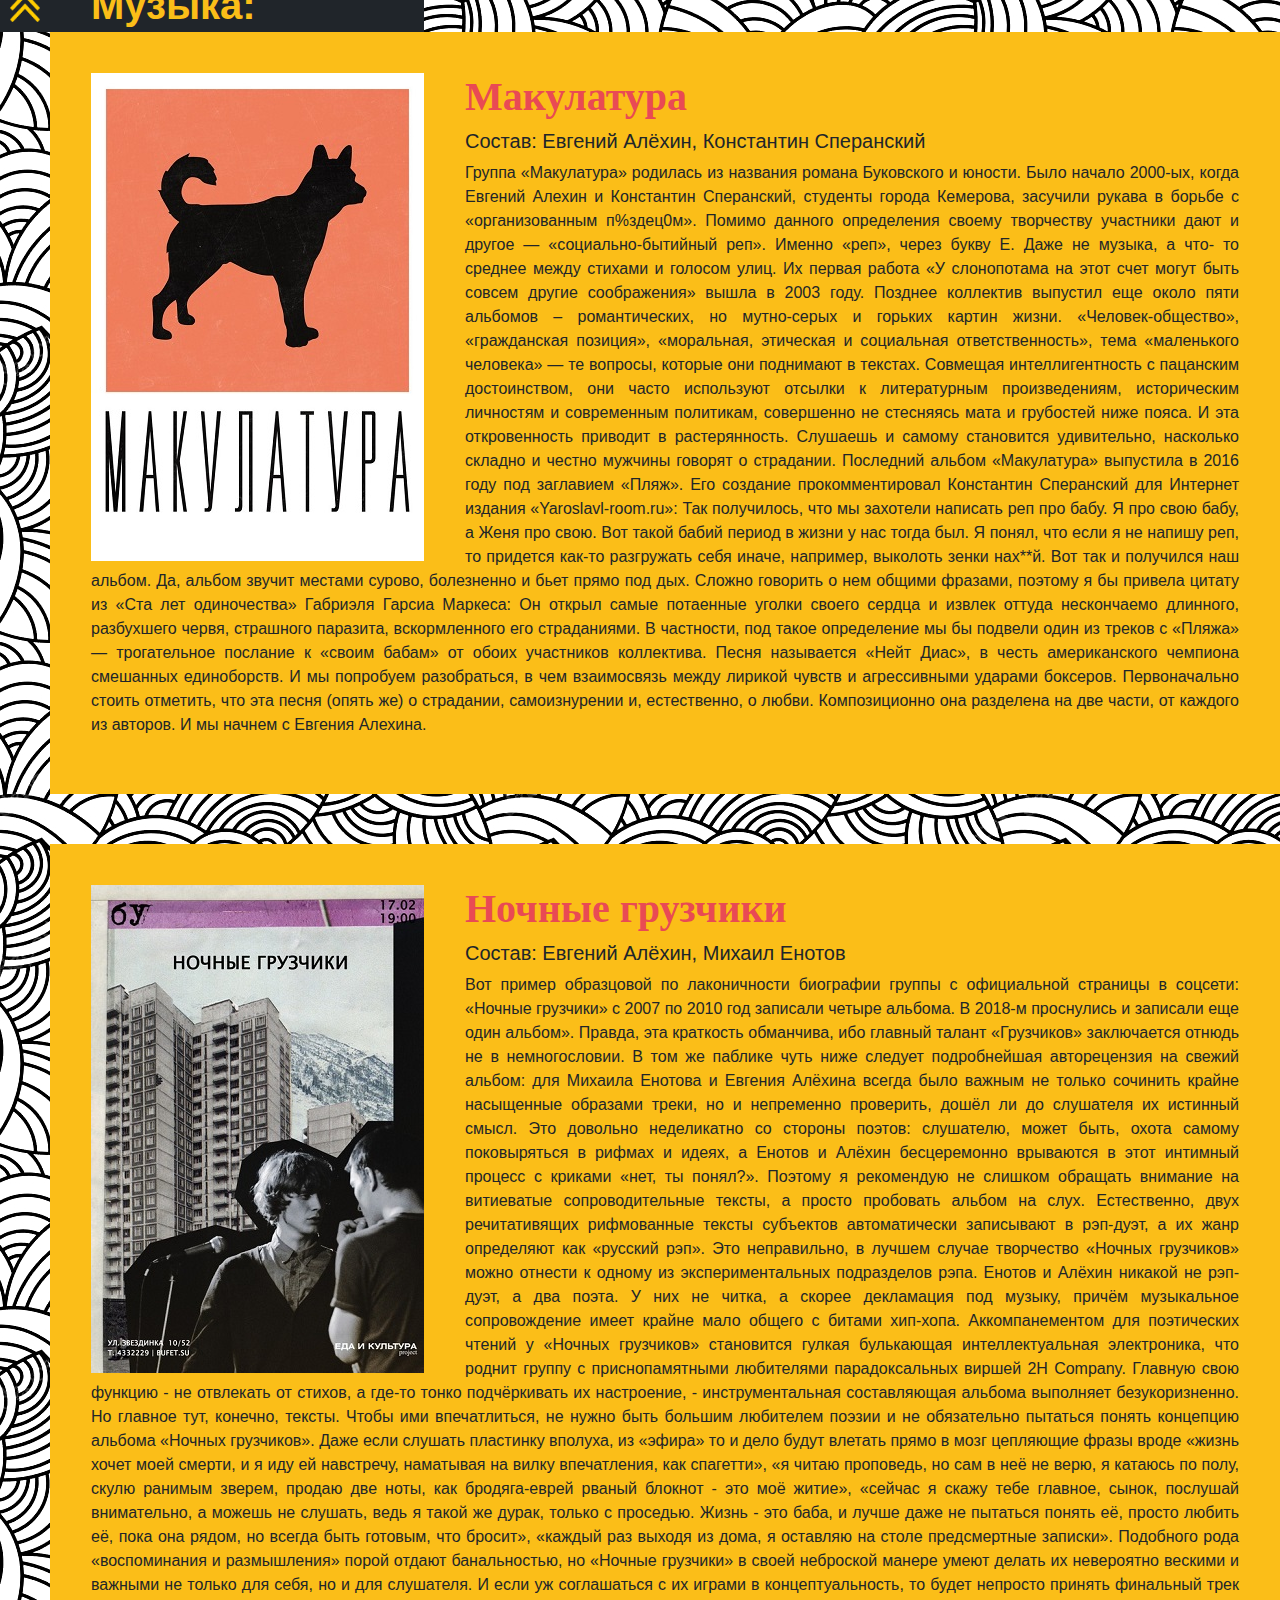
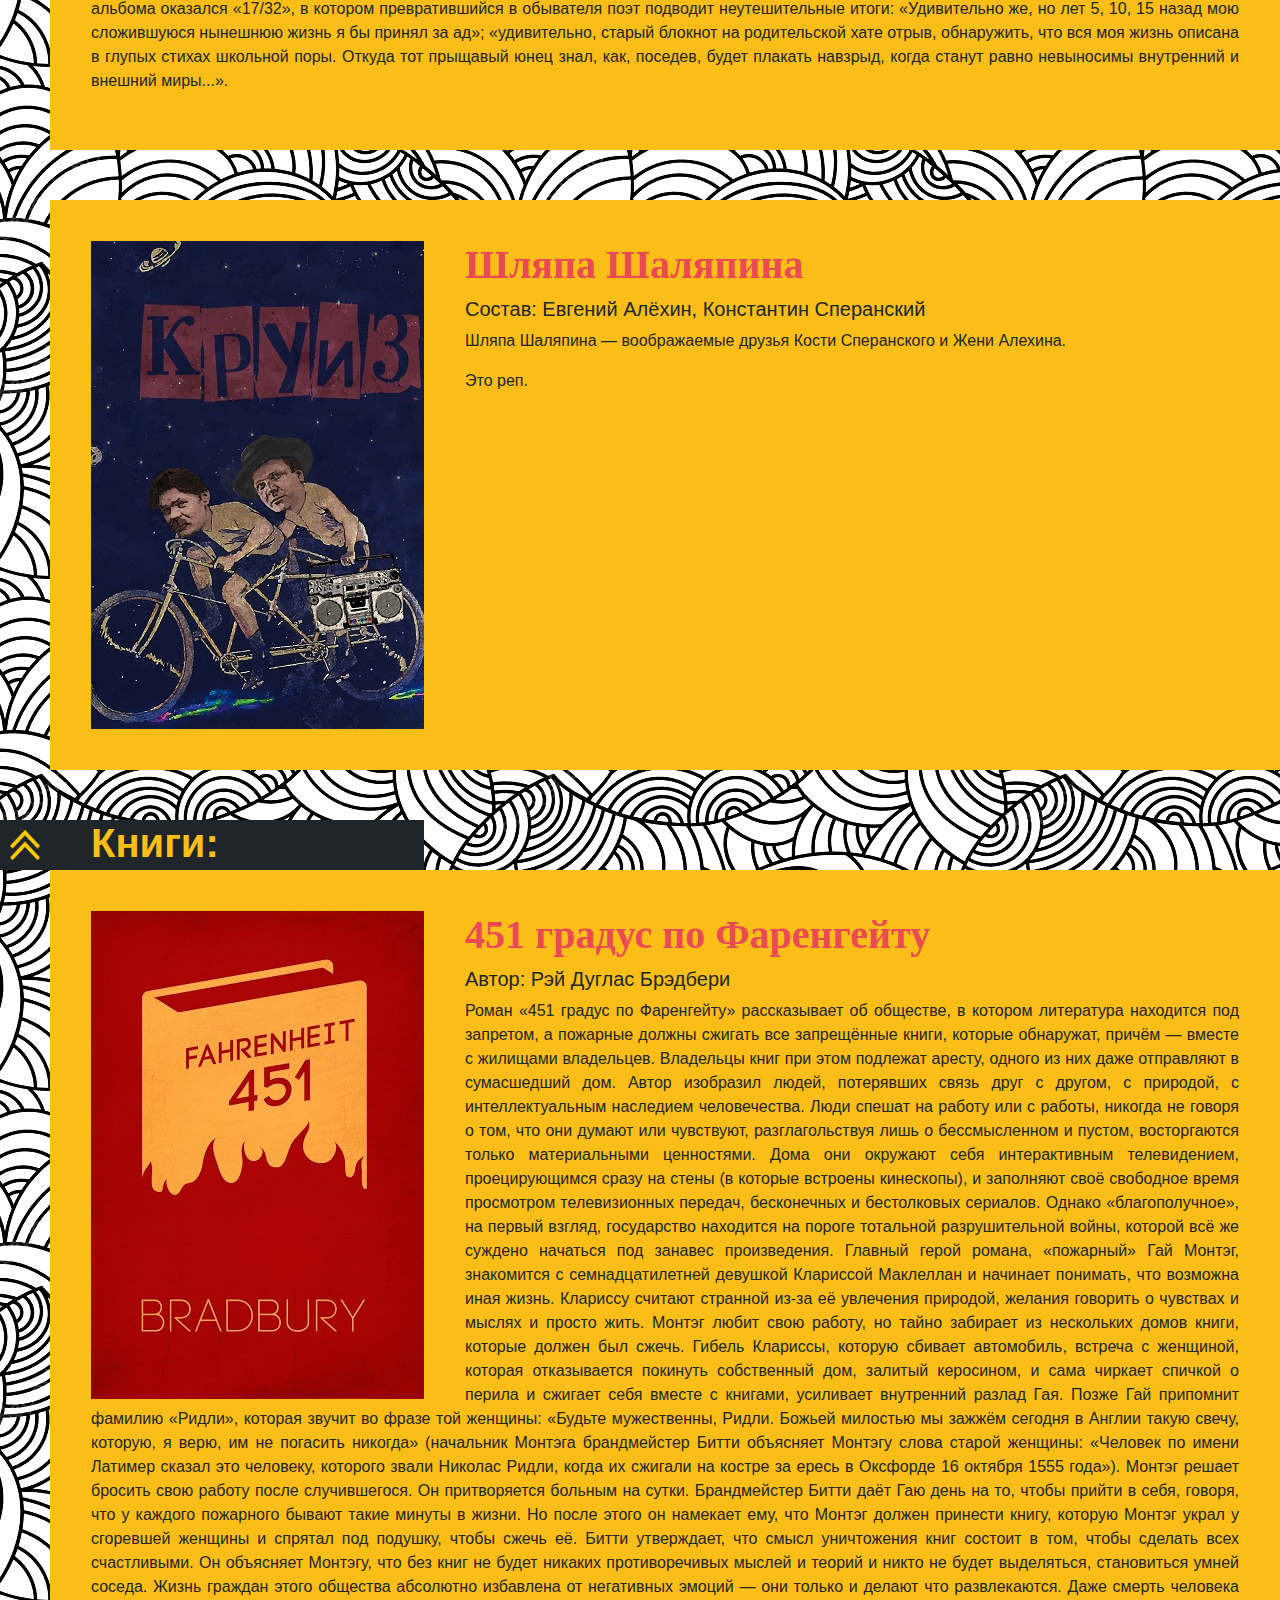
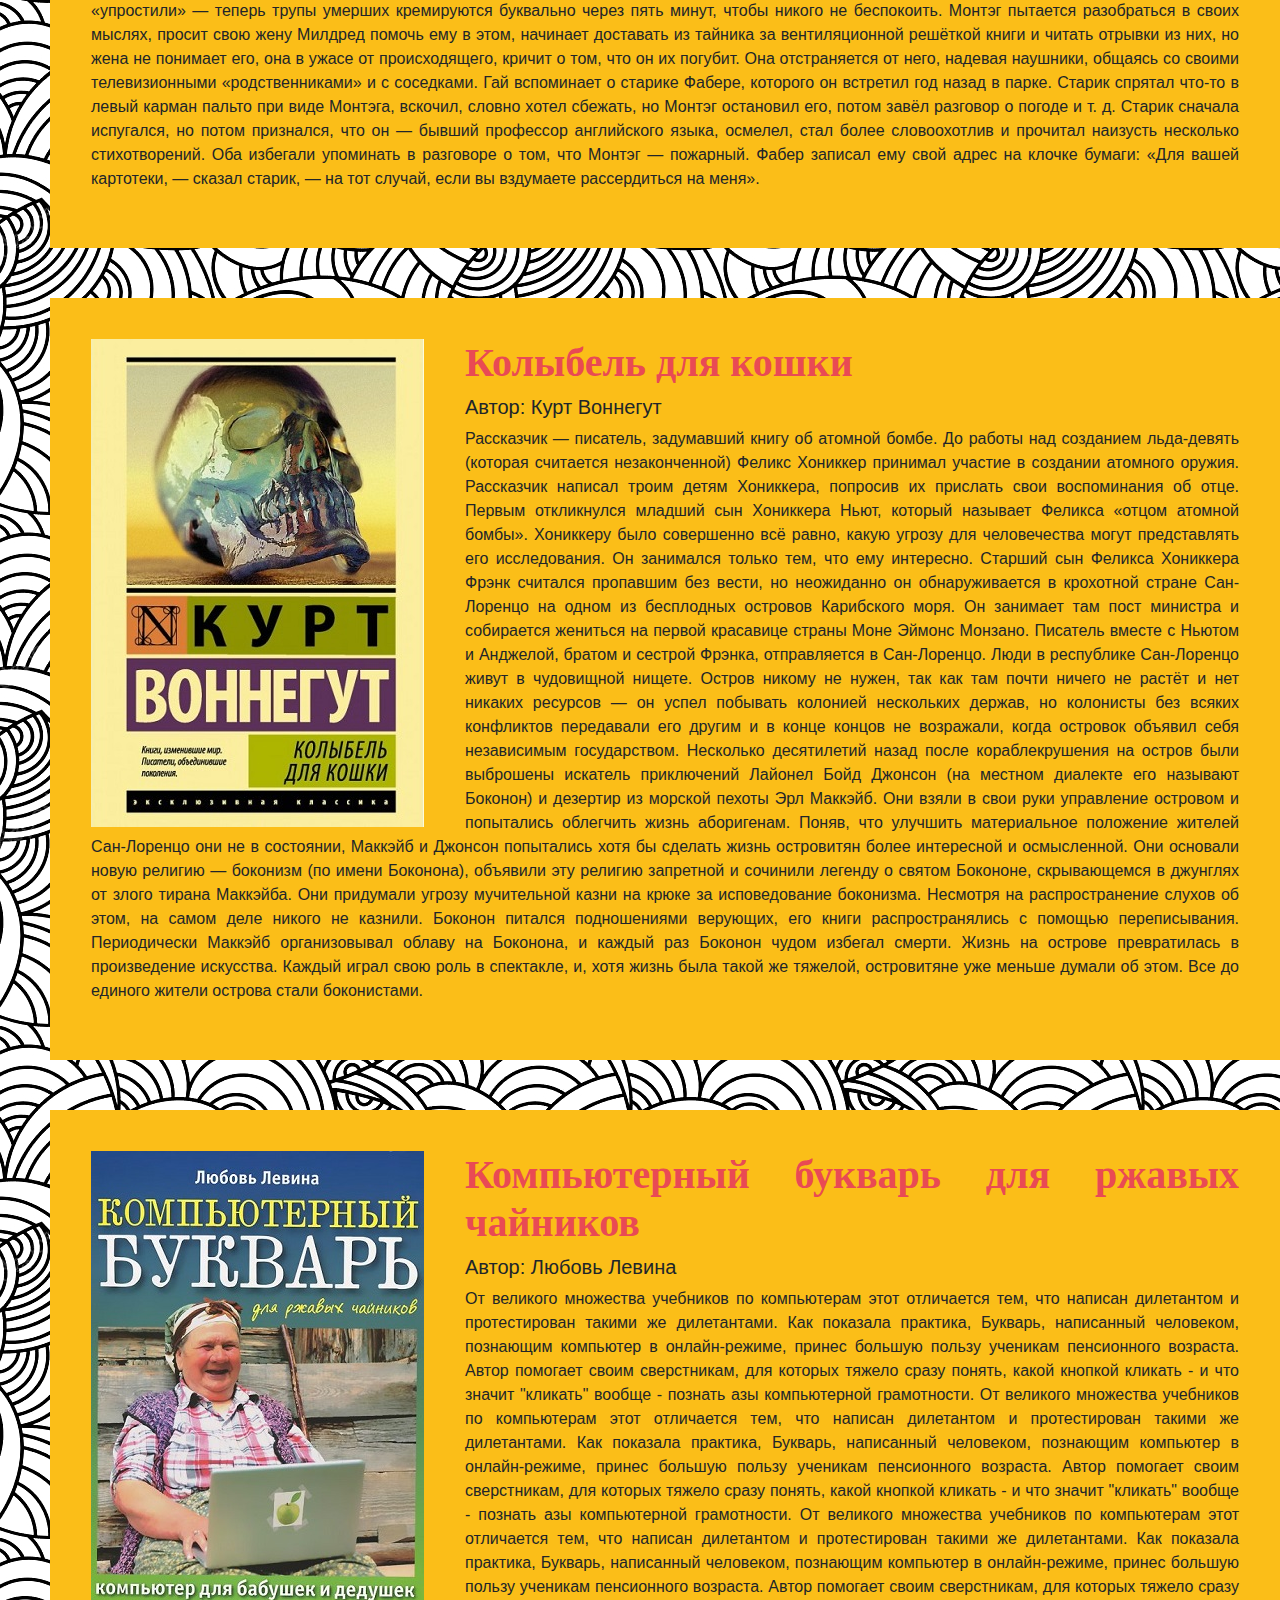
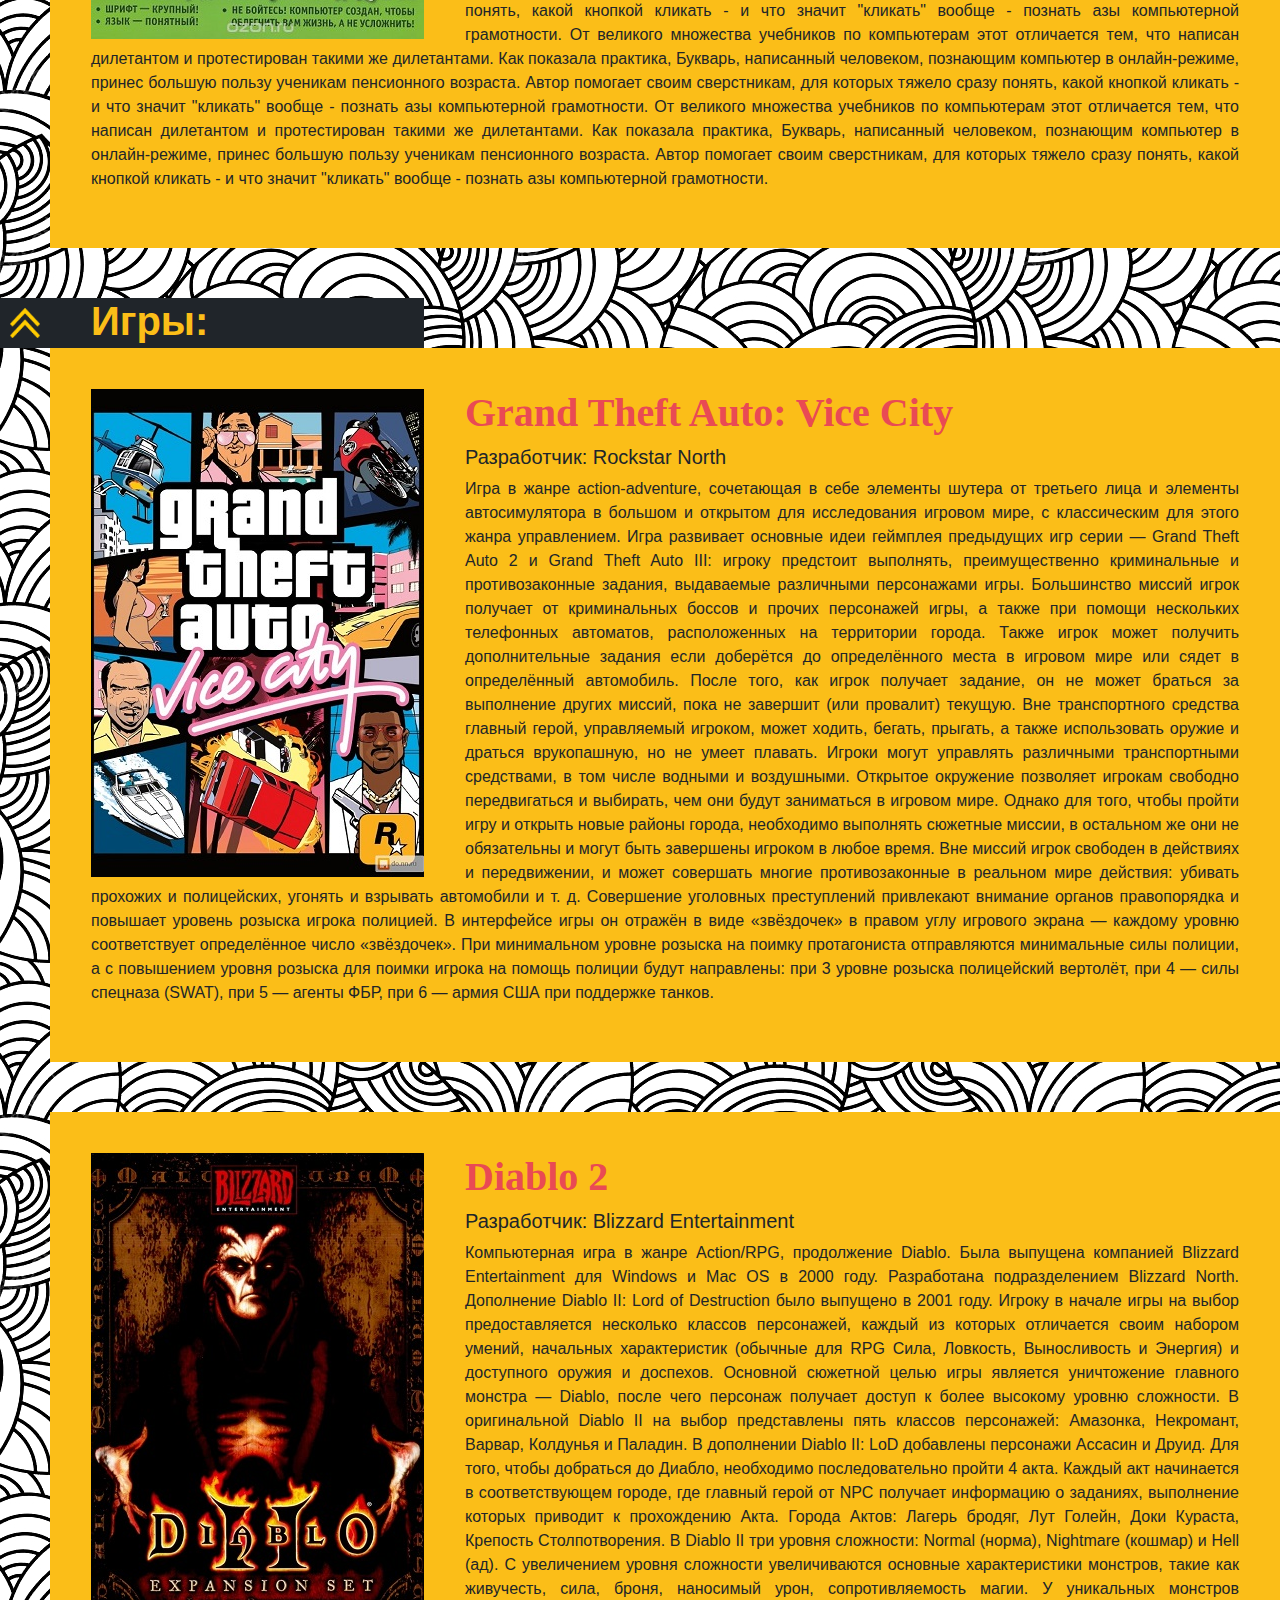
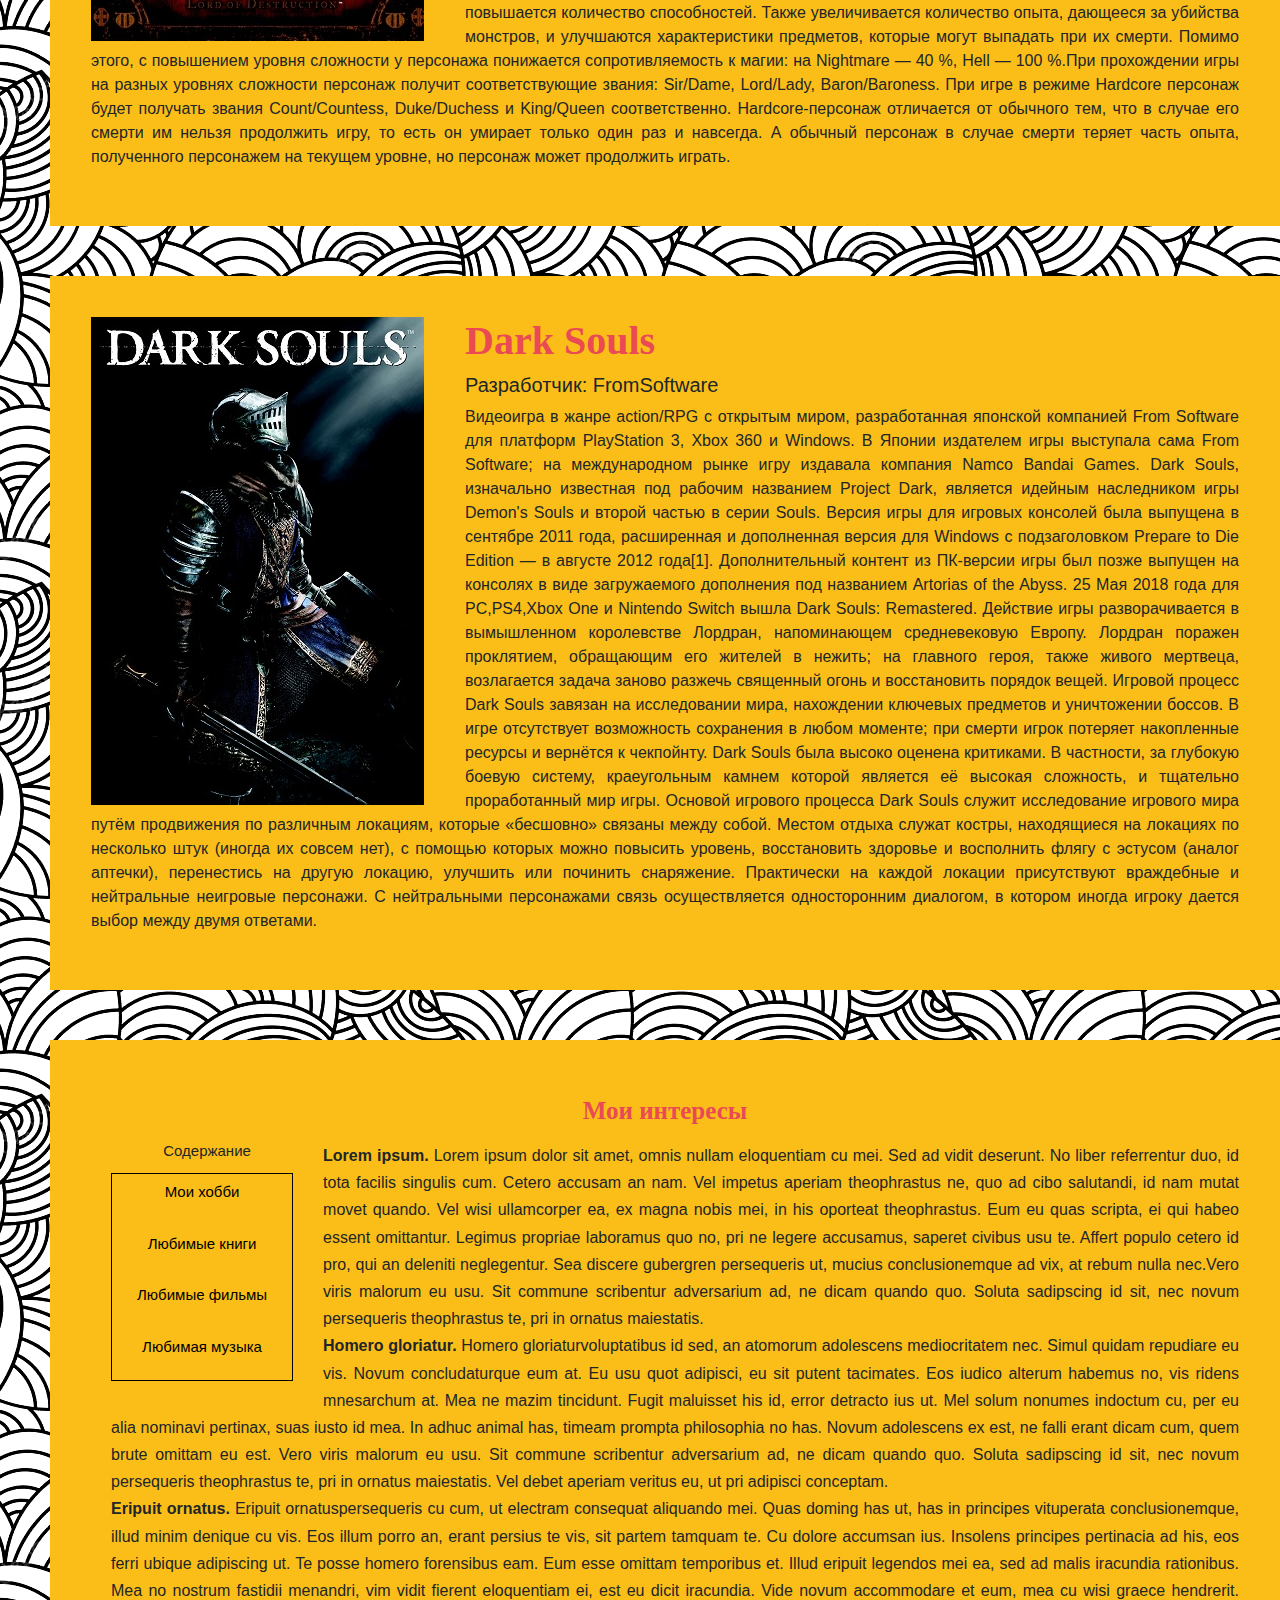
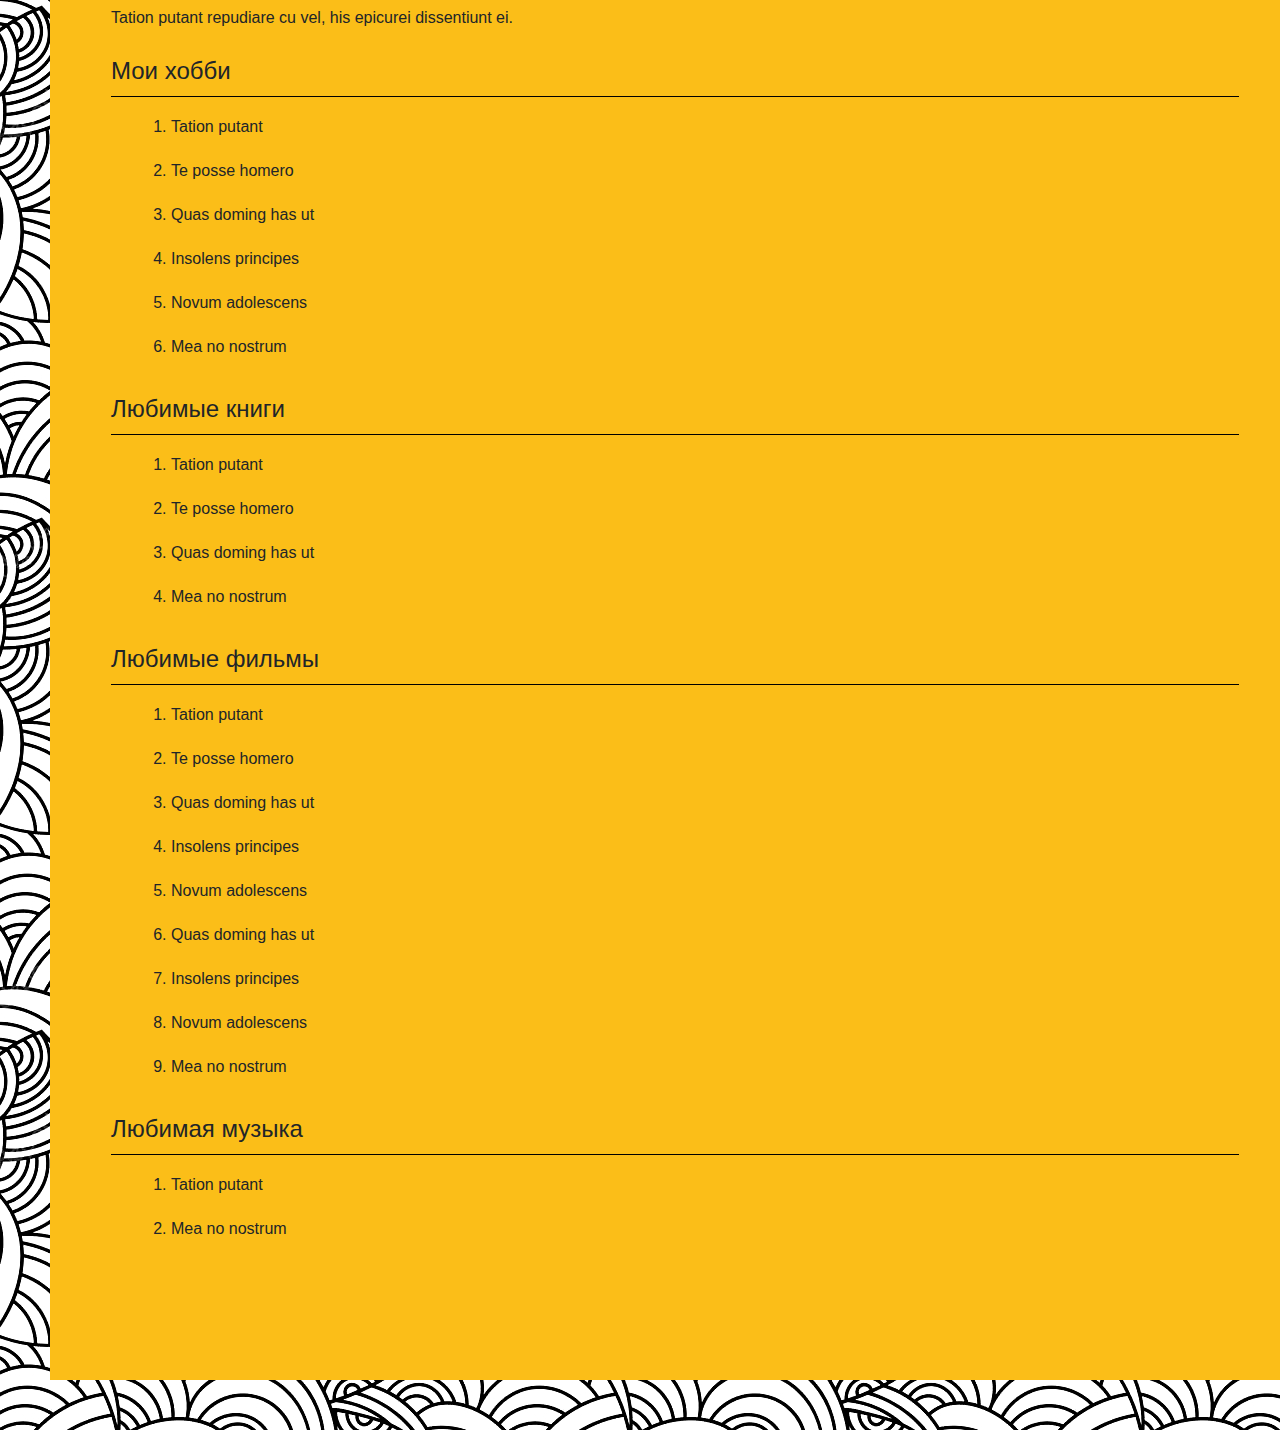
<file: projects/web3/pages/interest.html>
<!DOCTYPE html>
<HTML>
<HEAD>
	<meta charset="utf-8">
	<title>Мой персональный сайт. Интересы</title>  
	<link rel="stylesheet" href="../css/menu.css">
	<link rel="stylesheet" href="../css/interest.css">
	<link rel="stylesheet" href="../css/bootstrap.css">
    <script src="../js/interest.js"></script>
</HEAD>
<BODY>
	<a name="top"></a>
	<div class="menu-box">
		<div class="h-button">
			<a href="../index.html">
				<img src="../img/home.png" href="index.html">
			</a>
		</div>
		<div class="menu-links">
			<ul>
				<li><a href="about.html">Обо мне</a></li>
				<li><a href="interest.html">Интересы</a>
					<ul>
						<li><a href="#films">Фильмы</a></li>
						<li><a href="#music">Музыка</a></li>
						<li><a href="#books">Книги</a></li>
						<li><a href="#games">Игры</a></li>
					</ul>
				</li>
				<li><a href="study.html">Учеба</a></li>
				<li><a href="album.html">Альбом</a></li>
				<li><a href="contact.html">Контакт</a></li>
				<li><a href="test.html">Тест</a></li>
			</ul>
		</div>
	</div>
	<div class="hobby">
		<article>
			<h1>О моих хобби:</h1>
			<p>Что можно сказать о моем хобби? Это, скорее всего, то, чем я занимаюсь с огромным удовольствием в свободное от занятий и домашних дел время. Оно у всех разное, например, моя мама очень любит 
			вышивать, папа – ходить на рыбалку и охоту. Это их хобби. Сегодня очень популярным стало играть в компьютерные игры. У некоторых моих друзей на это уходит все их свободное время. А мне как то жалко 
			терять его таким образом. А может быть это связано с моим увлечением музыкой. С самого раннего детства я уже хотела научиться танцевать. Мама и папа отдали меня в школу хореографического искусства в 
			класс бальных танцев. Не все получалось так быстро и хорошо, как бы мне этого хотелось. Иногда было желание все бросить и заняться чем-нибудь другим. Но музыка одержала верх.</p>
			<p>Сегодня я уже выступаю на конкурсах, жизнь моя стала намного интереснее. В нашей школе тоже преподают уроки танцев на ритмике. Мне намного легче овладевать всеми движениями различных танцев, как русских народных, так и латинских. 
			Теперь мне легко дается полька, мазурка, ча-ча-ча, вальс и самба. С каждым из танцев связана своя история и традиция. Они зародились в различных странах, так, например: Польша – это родина мазурки и польки, Австрия – конечно же, 
			вальса. На уроках нам не только преподают ритмику, но и рассказывают о музыке, композиторах и истории танцев. Сегодня Латинская Америка так знаменита своими танцевальными парадами и фестивалями.</p>
			<p>Больше всех из такого разнообразия танцев, я люблю танго и вальс. Теперь я точно знаю, что на выпускном вечере, когда мы окончим школу, я смогу станцевать этот танец – школьный вальс. По-моему личному 
			мнению его должны уметь танцевать все без исключения, ведь он такой красивый. Сегодня я с полной уверенностью могу утверждать, что танцы – это не просто увлечение или хобби, это вся моя жизнь. Даже не представляю, 
			как бы я жила без них. Каждый раз, выходя на сцену , меня просто переполняет волнение, но, как только звучит музыка, оно сразу уходит и я выхожу и показываю все, чему меня научили и чего я достигла. Все, в том 
			числе мои родители и друзья приходят на мои выступления, они болеют за меня и очень волнуются. Сцена и танцы – это не просто слова, это смысл моей дальнейшей жизни. У меня очень красивые платья для выступлений, 
			мне их шьет моя любимая мама. Она очень гордится мной и моими успехами в танцах. А что может быть лучше этого?­ Что могу сказать своим сверстникам? Танцуйте, я уверена, что от этого хобби и Вы получите колоссальное 
			удовольствие. Даже если это не будет профессиональная сцена, это будет удовлетворение для себя самого. Каждый человек умеет танцевать, нужно только развить эти качества!</p>
		</article>
	</div>
	<div class="title">
		<div class="top-button">
			<a href="#top">
				<img src="../img/top.png">
			</a>
		</div>
		<div class="title-name">
			<a  name="films">Фильмы:</a>
		</div>
	</div>
	<div class="favorites">
		<article>
			<img src="../img/favfilm1.jpg">
			<h1>Комната (The Room, 2003)<h1>
			<h5>В ролях: Томми Вайсо, Грег Сестеро, Джульетт Даниэль, Филип Халдиман, Кэролин Миннотт.</h5>
			<p>Американский драматический фильм 2003 года, написанный, срежиссированный и спродюсированный Томми Вайсо, с ним самим в главной роли. Фильм основан на одноимённой пьесе, написанной Вайсо в 2001 году.
			Фильм рассказывает о любовном треугольнике между банкиром Джонни (Томми Вайсо), его невестой Лизой (Джульетта Даниэль) и его лучшим другом — Марком (Грег Сестеро).
			Значительная часть фильма посвящена серии не связанных между собой незаконченных сюжетных линий, в большинстве из которых участвует как минимум один второстепенный персонаж. 
			По словам Вайсо, название фильма намекает на потенциал комнаты, заключаемый в том, что она может быть местом, где происходят как хорошие, так и плохие события; 
			события пьесы, из которой происходит сценарий фильма, происходит в одной комнате. Продемонстрированная лишь в ограниченном количестве кинотеатров Калифорнии, «Комната» 
			быстро стала культовой, благодаря своей странной манере повествования, техническим и сюжетным ляпам, а также эксцентричной игре Томми Вайсо. Хоть Вайсо ретроспективно описывал свой фильм как 
			чёрную комедию, большинство зрителей восприняло ленту как плохо исполненную драму; некоторые актёры также придёрживаются такого мнения. Грег Сестеро, в соавторстве с Томом Бисселом, посвятил 
			съёмкам «Комнаты» мемуары «Горе-творец», опубликованные в 2013 году. 1 декабря 2017 состоялась премьера одноимённого фильма по мотивам книги. Режиссёром и исполнителем роли Томми Вайсо выступил 
			Джеймс Франко.Также «Комната» вдохновила фанатов на создание неофициальной видеоигры «The Room Tribute», которая была выпущена в 2010 году па портале Newgrounds.</p>
		</article>
		<article>
			<img src="../img/favfilm2.jpg">
			<h1>Олдбой (Oldeuboi, 2003)</h1>
			<h5>В ролях: Чхве Мин-сик, Ю Джи-тхэ, Кан Хе-джон, Чи Дэ-хан, О Даль-су</h5>
			<p>Южнокорейский драматический детектив, вторая часть «трилогии о мести» режиссёра и сценариста Пака Чхан Ука. Первый фильм трилогии — «Сочувствие господину Месть» (2002), последний — 
			«Сочувствие госпоже Месть» (2005). В основу сценария фильма легла одноимённая манга японских авторов Гарона Цутии и Нобуаки Минэгиси. Премьерный показ состоялся 21 ноября 2003 года в Южной Корее, 
			в России — 18 ноября 2004 года. При бюджете в 3 000 000 долларов сборы во всём мире составили 14 980 005 долларов. В российский прокат фильм вышел под транслитерированным названием «Олдбой» и 
			таким же образом был издан на DVD. Фильм удостоен Гран-при Каннского кинофестиваля 2004 года. Председатель жюри Квентин Тарантино назвал фильм «абсолютным шедевром» и голосовал за его 
			награждение «Золотой пальмовой ветвью», но для приза фильму не хватило одного голоса члена жюри. В Корее фильм удостоился награды «Большой колокол» (южнокорейский эквивалент «Оскара») за 
			«Лучшего актёра», «Лучшего режиссёра», «Лучший монтаж», «Лучшую музыку» и «Лучший свет». Фильм занял восемнадцатое место в списке журнала Empire «100 лучших фильмов мирового кинематографа». 
			В 2008 году зрители американского телеканала CNN назвали «Олдбой» одним из десяти лучших азиатских фильмов в истории. В 2013 году вышел американский ремейк фильма. Исполнитель главной роли 
			Чхве Мин Сик в 2008 году признался французским репортёрам, что он разочарован политикой Голливуда оказывать давление на азиатских и европейских режиссёров с целью создания ремейков иностранных фильмов в США.
			Действие фильма начинается в 1988 году. Обыкновенный и ничем не примечательный бизнесмен по имени О Дэ Су (Чхве Мин Сик) в день рождения своей трёхлетней дочери по пути домой напивается, начинает хулиганить 
			и закономерно попадает в полицейский участок. Из участка его под своё поручительство забирает друг детства по имени Чжу Хван (Чи Дэ Хан). Пока Чжу Хван звонит домой жене незадачливого пьяницы, О Дэ Су пропадает. 
			Неизвестные похищают его и помещают в камеру частной тюрьмы, работники которой специализируются на таких заключениях. Тюрьма находится (как позже узнаёт герой) на «седьмом с половиной» этаже. Камера состоит из 
			комнаты и санузла, в ней есть телевизор, но нет окон.</p>
		</article>
		<article>
			<img src="../img/favfilm3.jpg">
			<h1>Лицо со шрамом (Scarface, 1983)</h1>
			<h5>В ролях: Аль Пачино, Стивен Бауэр, Мишель Пфайффер, Мэри Элизабет Мастрантонио, Роберт Лоджа</h5>
			<p>Американский художественный фильм 1983 года режиссёра Брайана Де Пальмы. Ремейк фильма 1932 года Говарда Хоукса с Полом Муни в главной роли с учётом современных реалий. Вместе со своими политическими противниками 
			Фидель Кастро изгнал с Кубы преступников и наркоманов, которые прибыли в США. В центре сюжета — амбициозный уголовник Тони Монтана (Аль Пачино), осевший в Майами, позже сделавший головокружительную карьеру торговлей 
			наркотиками на новой родине. Поначалу получивший разгромные отзывы от критиков, современными киноведами «Лицо со шрамом» расценивается как один из величайших гангстерских кинофильмов в истории. 
			Двое преступников-кубинцев Тони Монтана и Маноло «Мэнни» Рибера — одни из многих тысяч кубинских эмигрантов, прибывших в Майами. Из-за бывших судимостей им не удаётся начать новую жизнь. Знакомство с наркоторговцем 
			Омаром Суаресом, человеком, работающим на наркобарона Фрэнка Лопеса, меняет жизнь приятелей к лучшему. Выполнив для него заказное убийство в лагере для беженцев, они получают вид на жительство в США и продолжают 
			сотрудничество с Суаресом в наркобизнесе. Постепенно Тони обзаводится деньгами, связями, начинает работать на самого Фрэнка Лопеса и зарабатывает авторитет. Лопес доверяет Тони и сводит его с боливийским наркобароном 
			Алехандро Сосой. Тони, считая Лопеса «мягким» человеком, не способным долго продержаться в наркобизнесе, идёт вразрез с его приказами и начинает сотрудничество с Сосой, тем самым прекращая деловые отношения с Фрэнком. 
			Лопес мстит Монтане и пытается ликвидировать его, но в итоге тот убивает самого Лопеса. После этого Тони присваивает себе империю Фрэнка, становится влиятельным человеком, женится на бывшей женщине Фрэнка — наркоманке 
			Эльвире. Но вскоре его начинают постигать неудачи: Тони становится наркоманом, от него уходит жена, и его арестовывают за неуплату налогов. Его друг Мэнни втайне от Монтаны встречается с его младшей сестрой Джиной, 
			что Тони категорически запретил ему делать. Соса предлагает Тони «замять» его уголовное дело и тем самым избежать тюремного срока в обмен на ликвидацию неугодного Сосе человека в Нью-Йорке. Тони соглашается, но в 
			последний момент всё портит: он оставляет в живых жертву, пожалев его детей, убивает Альберто — человека Сосы, и ни с чем возвращается домой, где находит свою сестру вместе с Мэнни, которого в ярости убивает, не 
			зная, что они молодожёны. За провал операции Соса подписывает Тони смертный приговор. Финальная сцена происходит в особняке Тони, который штурмуют наёмники Сосы. В ходе нападения один из наёмников расстреливает убитую 
			горем Джину, а Тони, окунув голову в гору кокаина на столе, убивает большое количество атакующих, после чего погибает сам.</p>
	</div>
	<div class="title">
		<div class="top-button">
			<a href="#top">
				<img src="../img/top.png">
			</a>
		</div>
		<div class="title-name">
			<a  name="music">Музыка:</a>
		</div>
	</div>
	<div class="favorites">
		<article>
			<img src="../img/favmusic1.jpg">
			<h1>Макулатура</h1>
			<h5>Состав: Евгений Алёхин, Константин Сперанский</h5>
			<p>Группа «Макулатура» родилась из названия романа Буковского и юности. Было начало 2000-ых, когда Евгений Алехин и Константин Сперанский, студенты города Кемерова, засучили рукава в борьбе с «организованным п%здец0м». 
			Помимо данного определения своему творчеству участники дают и другое — «социально-бытийный реп». Именно «реп», через букву Е. Даже не музыка, а что- то среднее между стихами и голосом улиц. Их первая работа «У слонопотама на 
			этот счет могут быть совсем другие соображения» вышла в 2003 году. Позднее коллектив выпустил еще около пяти альбомов – романтических, но мутно-серых и горьких картин жизни. «Человек-общество», «гражданская позиция», «моральная,
			этическая и социальная ответственность», тема «маленького человека» — те вопросы, которые они поднимают в текстах. Совмещая интеллигентность с пацанским достоинством, они часто используют отсылки к литературным произведениям, 
			историческим личностям и современным политикам, совершенно не стесняясь мата и грубостей ниже пояса. И эта откровенность приводит в растерянность. Слушаешь и самому становится удивительно, насколько складно и честно мужчины говорят о 
			страдании. Последний альбом «Макулатура» выпустила в 2016 году под заглавием «Пляж». Его создание прокомментировал Константин Сперанский для Интернет издания «Yaroslavl-room.ru»: Так получилось, что мы захотели написать реп про 
			бабу. Я про свою бабу, а Женя про свою. Вот такой бабий период в жизни у нас тогда был. Я понял, что если я не напишу реп, то придется как-то разгружать себя иначе, например, выколоть зенки нах**й. Вот так и получился наш альбом. 
			Да, альбом звучит местами сурово, болезненно и бьет прямо под дых. Сложно говорить о нем общими фразами, поэтому я бы привела цитату из «Ста лет одиночества» Габриэля Гарсиа Маркеса: Он открыл самые потаенные уголки своего сердца и 
			извлек оттуда нескончаемо длинного, разбухшего червя, страшного паразита, вскормленного его страданиями. В частности, под такое определение мы бы подвели один из треков с «Пляжа» — трогательное послание к «своим бабам» от обоих участников 
			коллектива. Песня называется «Нейт Диас», в честь американского чемпиона смешанных единоборств. И мы попробуем разобраться, в чем взаимосвязь между лирикой чувств и агрессивными ударами боксеров. Первоначально стоить отметить, что эта 
			песня (опять же) о страдании, самоизнурении и, естественно, о любви. Композиционно она разделена на две части, от каждого из авторов. И мы начнем с Евгения Алехина.</p>
		</article>
		<article>
			<img src="../img/favmusic2.jpg">
			<h1>Ночные грузчики</h1>
			<h5>Состав: Евгений Алёхин, Михаил Енотов</h5>
			<p>Вот пример образцовой по лаконичности биографии группы с официальной страницы в соцсети: «Ночные грузчики» с 2007 по 2010 год записали четыре альбома. В 2018-м проснулись и записали еще один альбом». Правда, эта краткость обманчива, 
			ибо главный талант «Грузчиков» заключается отнюдь не в немногословии. В том же паблике чуть ниже следует подробнейшая авторецензия на свежий альбом: для Михаила Енотова и Евгения Алёхина всегда было важным не только сочинить крайне 
			насыщенные образами треки, но и непременно проверить, дошёл ли до слушателя их истинный смысл. Это довольно неделикатно со стороны поэтов: слушателю, может быть, охота самому поковыряться в рифмах и идеях, а Енотов и Алёхин бесцеремонно 
			врываются в этот интимный процесс с криками «нет, ты понял?». Поэтому я рекомендую не слишком обращать внимание на витиеватые сопроводительные тексты, а просто пробовать альбом на слух. Естественно, двух речитативящих рифмованные 
			тексты субъектов автоматически записывают в рэп-дуэт, а их жанр определяют как «русский рэп». Это неправильно, в лучшем случае творчество «Ночных грузчиков» можно отнести к одному из экспериментальных подразделов рэпа. Енотов и Алёхин 
			никакой не рэп-дуэт, а два поэта. У них не читка, а скорее декламация под музыку, причём музыкальное сопровождение имеет крайне мало общего с битами хип-хопа. Аккомпанементом для поэтических чтений у «Ночных грузчиков» становится гулкая 
			булькающая интеллектуальная электроника, что роднит группу с приснопамятными любителями парадоксальных виршей 2H Company. Главную свою функцию - не отвлекать от стихов, а где-то тонко подчёркивать их настроение, - инструментальная 
			составляющая альбома выполняет безукоризненно. Но главное тут, конечно, тексты. Чтобы ими впечатлиться, не нужно быть большим любителем поэзии и не обязательно пытаться понять концепцию альбома «Ночных грузчиков». Даже если слушать 
			пластинку вполуха, из «эфира» то и дело будут влетать прямо в мозг цепляющие фразы вроде «жизнь хочет моей смерти, и я иду ей навстречу, наматывая на вилку впечатления, как спагетти», «я читаю проповедь, но сам в неё не верю, я катаюсь 
			по полу, скулю ранимым зверем, продаю две ноты, как бродяга-еврей рваный блокнот - это моё житие», «сейчас я скажу тебе главное, сынок, послушай внимательно, а можешь не слушать, ведь я такой же дурак, только с проседью. Жизнь - это баба, 
			и лучше даже не пытаться понять её, просто любить её, пока она рядом, но всегда быть готовым, что бросит», «каждый раз выходя из дома, я оставляю на столе предсмертные записки». Подобного рода «воспоминания и размышления» порой отдают 
			банальностью, но «Ночные грузчики» в своей неброской манере умеют делать их невероятно вескими и важными не только для себя, но и для слушателя. И если уж соглашаться с их играми в концептуальность, то будет непросто принять финальный 
			трек альбома оказался «17/32», в котором превратившийся в обывателя поэт подводит неутешительные итоги: «Удивительно же, но лет 5, 10, 15 назад мою сложившуюся нынешнюю жизнь я бы принял за ад»; «удивительно, старый блокнот на родительской 
			хате отрыв, обнаружить, что вся моя жизнь описана в глупых стихах школьной поры. Откуда тот прыщавый юнец знал, как, поседев, будет плакать навзрыд, когда станут равно невыносимы внутренний и внешний миры...».</p>
		</article>
		<article>
			<img src="../img/favmusic3.jpg">
			<h1>Шляпа Шаляпина</h1>
			<h5>Состав: Евгений Алёхин, Константин Сперанский</h5>
			<p>Шляпа Шаляпина — воображаемые друзья Кости Сперанского и Жени Алехина.</p>
			<p>Это реп.</p>
		</article>
	</div>
	<div class="title">
		<div class="top-button">
			<a href="#top">
				<img src="../img/top.png">
			</a>
		</div>
		<div class="title-name">
			<a  name="books">Книги:</a>
		</div>
	</div>
	<div class="favorites">
		<article>
			<img src="../img/favbook1.jpg">
			<h1>451 градус по Фаренгейту</h1>
			<h5>Автор: Рэй Дуглас Брэдбери</h5>
			<p>Роман «451 градус по Фаренгейту» рассказывает об обществе, в котором литература находится под запретом, а пожарные должны сжигать все запрещённые книги, которые обнаружат, причём — вместе с жилищами владельцев. Владельцы 
			книг при этом подлежат аресту, одного из них даже отправляют в сумасшедший дом. Автор изобразил людей, потерявших связь друг с другом, с природой, с интеллектуальным наследием человечества. Люди спешат на работу или с работы, 
			никогда не говоря о том, что они думают или чувствуют, разглагольствуя лишь о бессмысленном и пустом, восторгаются только материальными ценностями. Дома они окружают себя интерактивным телевидением, проецирующимся сразу на 
			стены (в которые встроены кинескопы), и заполняют своё свободное время просмотром телевизионных передач, бесконечных и бестолковых сериалов. Однако «благополучное», на первый взгляд, государство находится на пороге тотальной 
			разрушительной войны, которой всё же суждено начаться под занавес произведения. Главный герой романа, «пожарный» Гай Монтэг, знакомится с семнадцатилетней девушкой Клариссой Маклеллан и начинает понимать, что возможна иная 
			жизнь. Клариссу считают странной из-за её увлечения природой, желания говорить о чувствах и мыслях и просто жить. Монтэг любит свою работу, но тайно забирает из нескольких домов книги, которые должен был сжечь. Гибель Клариссы, 
			которую сбивает автомобиль, встреча с женщиной, которая отказывается покинуть собственный дом, залитый керосином, и сама чиркает спичкой о перила и сжигает себя вместе с книгами, усиливает внутренний разлад Гая. Позже Гай 
			припомнит фамилию «Ридли», которая звучит во фразе той женщины: «Будьте мужественны, Ридли. Божьей милостью мы зажжём сегодня в Англии такую свечу, которую, я верю, им не погасить никогда» (начальник Монтэга брандмейстер Битти 
			объясняет Монтэгу слова старой женщины: «Человек по имени Латимер сказал это человеку, которого звали Николас Ридли, когда их сжигали на костре за ересь в Оксфорде 16 октября 1555 года»). Монтэг решает бросить свою работу после 
			случившегося. Он притворяется больным на сутки. Брандмейстер Битти даёт Гаю день на то, чтобы прийти в себя, говоря, что у каждого пожарного бывают такие минуты в жизни. Но после этого он намекает ему, что Монтэг должен 
			принести книгу, которую Монтэг украл у сгоревшей женщины и спрятал под подушку, чтобы сжечь её. Битти утверждает, что смысл уничтожения книг состоит в том, чтобы сделать всех счастливыми. Он объясняет Монтэгу, что без книг 
			не будет никаких противоречивых мыслей и теорий и никто не будет выделяться, становиться умней соседа. Жизнь граждан этого общества абсолютно избавлена от негативных эмоций — они только и делают что развлекаются. Даже смерть 
			человека «упростили» — теперь трупы умерших кремируются буквально через пять минут, чтобы никого не беспокоить. Монтэг пытается разобраться в своих мыслях, просит свою жену Милдред помочь ему в этом, начинает доставать из 
			тайника за вентиляционной решёткой книги и читать отрывки из них, но жена не понимает его, она в ужасе от происходящего, кричит о том, что он их погубит. Она отстраняется от него, надевая наушники, общаясь со своими 
			телевизионными «родственниками» и с соседками. Гай вспоминает о старике Фабере, которого он встретил год назад в парке. Старик спрятал что-то в левый карман пальто при виде Монтэга, вскочил, словно хотел сбежать, но Монтэг 
			остановил его, потом завёл разговор о погоде и т. д. Старик сначала испугался, но потом признался, что он — бывший профессор английского языка, осмелел, стал более словоохотлив и прочитал наизусть несколько стихотворений. 
			Оба избегали упоминать в разговоре о том, что Монтэг — пожарный. Фабер записал ему свой адрес на клочке бумаги: «Для вашей картотеки, — сказал старик, — на тот случай, если вы вздумаете рассердиться на меня».</p>
		</article>
		<article>
			<img src="../img/favbook2.jpg">
			<h1>Колыбель для кошки</h1>
			<h5>Автор: Курт Воннегут</h5>
			<p>Рассказчик — писатель, задумавший книгу об атомной бомбе. До работы над созданием льда-девять (которая считается незаконченной) Феликс Хониккер принимал участие в создании атомного оружия. Рассказчик написал троим детям 
			Хониккера, попросив их прислать свои воспоминания об отце. Первым откликнулся младший сын Хониккера Ньют, который называет Феликса «отцом атомной бомбы». Хониккеру было совершенно всё равно, какую угрозу для человечества 
			могут представлять его исследования. Он занимался только тем, что ему интересно. Старший сын Феликса Хониккера Фрэнк считался пропавшим без вести, но неожиданно он обнаруживается в крохотной стране Сан-Лоренцо на одном 
			из бесплодных островов Карибского моря. Он занимает там пост министра и собирается жениться на первой красавице страны Моне Эймонс Монзано. Писатель вместе с Ньютом и Анджелой, братом и сестрой Фрэнка, отправляется в Сан-Лоренцо.
			Люди в республике Сан-Лоренцо живут в чудовищной нищете. Остров никому не нужен, так как там почти ничего не растёт и нет никаких ресурсов — он успел побывать колонией нескольких держав, но колонисты без всяких конфликтов 
			передавали его другим и в конце концов не возражали, когда островок объявил себя независимым государством. Несколько десятилетий назад после кораблекрушения на остров были выброшены искатель приключений Лайонел Бойд Джонсон 
			(на местном диалекте его называют Боконон) и дезертир из морской пехоты Эрл Маккэйб. Они взяли в свои руки управление островом и попытались облегчить жизнь аборигенам. Поняв, что улучшить материальное положение жителей 
			Сан-Лоренцо они не в состоянии, Маккэйб и Джонсон попытались хотя бы сделать жизнь островитян более интересной и осмысленной. Они основали новую религию — боконизм (по имени Боконона), объявили эту религию запретной и сочинили 
			легенду о святом Бокононе, скрывающемся в джунглях от злого тирана Маккэйба. Они придумали угрозу мучительной казни на крюке за исповедование боконизма. Несмотря на распространение слухов об этом, на самом деле никого не казнили. 
			Боконон питался подношениями верующих, его книги распространялись с помощью переписывания. Периодически Маккэйб организовывал облаву на Боконона, и каждый раз Боконон чудом избегал смерти. Жизнь на острове превратилась в 
			произведение искусства. Каждый играл свою роль в спектакле, и, хотя жизнь была такой же тяжелой, островитяне уже меньше думали об этом. Все до единого жители острова стали боконистами.</p>
		</article>
		<article>
			<img src="../img/favbook3.jpg">
			<h1>Компьютерный букварь для ржавых чайников</h1>
			<h5>Автор: Любовь Левина</h5>
			<p>От великого множества учебников по компьютерам этот отличается тем, что написан дилетантом и протестирован такими же дилетантами. Как показала практика, Букварь, написанный человеком, познающим компьютер в онлайн-режиме, 
			принес большую пользу ученикам пенсионного возраста. Автор помогает своим сверстникам, для которых тяжело сразу понять, какой кнопкой кликать - и что значит "кликать" вообще - познать азы компьютерной грамотности.
			От великого множества учебников по компьютерам этот отличается тем, что написан дилетантом и протестирован такими же дилетантами. Как показала практика, Букварь, написанный человеком, познающим компьютер в онлайн-режиме, 
			принес большую пользу ученикам пенсионного возраста. Автор помогает своим сверстникам, для которых тяжело сразу понять, какой кнопкой кликать - и что значит "кликать" вообще - познать азы компьютерной грамотности.
			От великого множества учебников по компьютерам этот отличается тем, что написан дилетантом и протестирован такими же дилетантами. Как показала практика, Букварь, написанный человеком, познающим компьютер в онлайн-режиме, 
			принес большую пользу ученикам пенсионного возраста. Автор помогает своим сверстникам, для которых тяжело сразу понять, какой кнопкой кликать - и что значит "кликать" вообще - познать азы компьютерной грамотности.
			От великого множества учебников по компьютерам этот отличается тем, что написан дилетантом и протестирован такими же дилетантами. Как показала практика, Букварь, написанный человеком, познающим компьютер в онлайн-режиме, 
			принес большую пользу ученикам пенсионного возраста. Автор помогает своим сверстникам, для которых тяжело сразу понять, какой кнопкой кликать - и что значит "кликать" вообще - познать азы компьютерной грамотности.
			От великого множества учебников по компьютерам этот отличается тем, что написан дилетантом и протестирован такими же дилетантами. Как показала практика, Букварь, написанный человеком, познающим компьютер в онлайн-режиме, 
			принес большую пользу ученикам пенсионного возраста. Автор помогает своим сверстникам, для которых тяжело сразу понять, какой кнопкой кликать - и что значит "кликать" вообще - познать азы компьютерной грамотности.</p>
	</div>
	<div class="title">
		<div class="top-button">
			<a href="#top">
				<img src="../img/top.png">
			</a>
		</div>
		<div class="title-name">
			<a  name="games">Игры:</a>
		</div>
	</div>
	<div class="favorites">
		<article>
			<img src="../img/favgame1.jpg">
			<h1>Grand Theft Auto: Vice City</h1>
			<h5>Разработчик: Rockstar North</h5>
			<p>Игра в жанре аction-adventure, сочетающая в себе элементы шутера от третьего лица и элементы автосимулятора в большом и открытом для исследования игровом мире, с классическим для этого жанра управлением. Игра 
			развивает основные идеи геймплея предыдущих игр серии — Grand Theft Auto 2 и Grand Theft Auto III: игроку предстоит выполнять, преимущественно криминальные и противозаконные задания, выдаваемые различными персонажами игры. 
			Большинство миссий игрок получает от криминальных боссов и прочих персонажей игры, а также при помощи нескольких телефонных автоматов, расположенных на территории города. Также игрок может получить дополнительные задания если 
			доберётся до определённого места в игровом мире или сядет в определённый автомобиль. После того, как игрок получает задание, он не может браться за выполнение других миссий, пока не завершит (или провалит) текущую. Вне транспортного 
			средства главный герой, управляемый игроком, может ходить, бегать, прыгать, а также использовать оружие и драться врукопашную, но не умеет плавать. Игроки могут управлять различными транспортными средствами, в том числе водными и 
			воздушными. Открытое окружение позволяет игрокам свободно передвигаться и выбирать, чем они будут заниматься в игровом мире. Однако для того, чтобы пройти игру и открыть новые районы города, необходимо выполнять сюжетные миссии, 
			в остальном же они не обязательны и могут быть завершены игроком в любое время. Вне миссий игрок свободен в действиях и передвижении, и может совершать многие противозаконные в реальном мире действия: убивать прохожих и полицейских, 
			угонять и взрывать автомобили и т. д. Совершение уголовных преступлений привлекают внимание органов правопорядка и повышает уровень розыска игрока полицией. В интерфейсе игры он отражён в виде «звёздочек» в правом углу игрового 
			экрана — каждому уровню соответствует определённое число «звёздочек». При минимальном уровне розыска на поимку протагониста отправляются минимальные силы полиции, а с повышением уровня розыска для поимки игрока на помощь полиции 
			будут направлены: при 3 уровне розыска полицейский вертолёт, при 4 — силы спецназа (SWAT), при 5 — агенты ФБР, при 6 — армия США при поддержке танков.</p>
		</article>
		<article>
			<img src="../img/favgame2.jpg">
			<h1>Diablo 2</h1>
			<h5>Разработчик: Blizzard Entertainment</h5>
			<p>Компьютерная игра в жанре Action/RPG, продолжение Diablo. Была выпущена компанией Blizzard Entertainment для Windows и Mac OS в 2000 году. Разработана подразделением Blizzard North. Дополнение Diablo II: Lord of Destruction 
			было выпущено в 2001 году. Игроку в начале игры на выбор предоставляется несколько классов персонажей, каждый из которых отличается своим набором умений, начальных характеристик (обычные для RPG Сила, Ловкость, Выносливость и Энергия) 
			и доступного оружия и доспехов. Основной сюжетной целью игры является уничтожение главного монстра — Diablo, после чего персонаж получает доступ к более высокому уровню сложности. В оригинальной Diablo II на выбор представлены пять 
			классов персонажей: Амазонка, Некромант, Варвар, Колдунья и Паладин. В дополнении Diablo II: LoD добавлены персонажи Ассасин и Друид. Для того, чтобы добраться до Диабло, необходимо последовательно пройти 4 акта. Каждый акт начинается 
			в соответствующем городе, где главный герой от NPC получает информацию о заданиях, выполнение которых приводит к прохождению Акта. Города Актов: Лагерь бродяг, Лут Голейн, Доки Кураста, Крепость Столпотворения. В Diablo II три 
			уровня сложности: Normal (норма), Nightmare (кошмар) и Hell (ад). С увеличением уровня сложности увеличиваются основные характеристики монстров, такие как живучесть, сила, броня, наносимый урон, сопротивляемость магии. У уникальных 
			монстров повышается количество способностей. Также увеличивается количество опыта, дающееся за убийства монстров, и улучшаются характеристики предметов, которые могут выпадать при их смерти. Помимо этого, с повышением уровня сложности 
			у персонажа понижается сопротивляемость к магии: на Nightmare — 40 %, Hell — 100 %.При прохождении игры на разных уровнях сложности персонаж получит соответствующие звания: Sir/Dame, Lord/Lady, Baron/Baroness. При игре в режиме 
			Hardcore персонаж будет получать звания Count/Countess, Duke/Duchess и King/Queen соответственно. Hardcore-персонаж отличается от обычного тем, что в случае его смерти им нельзя продолжить игру, то есть он умирает только один раз и 
			навсегда. А обычный персонаж в случае смерти теряет часть опыта, полученного персонажем на текущем уровне, но персонаж может продолжить играть.</p>
		</article>
		<article>
			<img src="../img/favgame3.jpg">
			<h1>Dark Souls</h1>
			<h5>Разработчик: FromSoftware</h5>
			<p>Видеоигра в жанре action/RPG с открытым миром, разработанная японской компанией From Software для платформ PlayStation 3, Xbox 360 и Windows. В Японии издателем игры выступала сама From Software; на международном рынке игру издавала 
			компания Namco Bandai Games. Dark Souls, изначально известная под рабочим названием Project Dark, является идейным наследником игры Demon's Souls и второй частью в серии Souls. Версия игры для игровых консолей была выпущена в сентябре 
			2011 года, расширенная и дополненная версия для Windows с подзаголовком Prepare to Die Edition — в августе 2012 года[1]. Дополнительный контент из ПК-версии игры был позже выпущен на консолях в виде загружаемого дополнения под названием 
			Artorias of the Abyss. 25 Мая 2018 года для PC,PS4,Xbox One и Nintendo Switch вышла Dark Souls: Remastered. Действие игры разворачивается в вымышленном королевстве Лордран, напоминающем средневековую Европу. Лордран поражен проклятием, 
			обращающим его жителей в нежить; на главного героя, также живого мертвеца, возлагается задача заново разжечь священный огонь и восстановить порядок вещей. Игровой процесс Dark Souls завязан на исследовании мира, нахождении ключевых 
			предметов и уничтожении боссов. В игре отсутствует возможность сохранения в любом моменте; при смерти игрок потеряет накопленные ресурсы и вернётся к чекпойнту. Dark Souls была высоко оценена критиками. В частности, за глубокую боевую 
			систему, краеугольным камнем которой является её высокая сложность, и тщательно проработанный мир игры. Основой игрового процесса Dark Souls служит исследование игрового мира путём продвижения по различным локациям, которые «бесшовно» 
			связаны между собой. Местом отдыха служат костры, находящиеся на локациях по несколько штук (иногда их совсем нет), с помощью которых можно повысить уровень, восстановить здоровье и восполнить флягу с эстусом (аналог аптечки), перенестись 
			на другую локацию, улучшить или починить снаряжение. Практически на каждой локации присутствуют враждебные и нейтральные неигровые персонажи. С нейтральными персонажами связь осуществляется односторонним диалогом, в котором иногда игроку 
			дается выбор между двумя ответами.</p>
		</article>
		<article class="mainContent-myInterest">
 
 <h1>Мои интересы</h1> 

<p>
 <div class="block-contentMyInterest">
 	<h4>Cодержание</h4>  
 		<div class="contentMyInterest"> 
 			<p> <a href="#firstAnchor">Мои хобби</a> </p>
 			<p> <a href="#secondAnchor">Любимые книги</a> </p>
 			<p> <a href="#thirdAnchor">Любимые фильмы</a> </p>
			<p><a href="#fourthAnchor">Любимая музыка</a></p>
		</div>
 </div>

<p><strong>Lorem ipsum.</strong> Lorem ipsum dolor sit amet, omnis nullam eloquentiam cu mei. Sed ad vidit deserunt. No liber referrentur duo, id tota facilis singulis cum. Cetero accusam an nam. Vel impetus aperiam theophrastus ne, quo ad cibo salutandi, id nam mutat movet quando. Vel wisi ullamcorper ea, ex magna nobis mei, in his oporteat theophrastus.
Eum eu quas scripta, ei qui habeo essent omittantur. Legimus propriae laboramus quo no, pri ne legere accusamus, saperet civibus usu te. Affert populo cetero id pro, qui an deleniti neglegentur. Sea discere gubergren persequeris ut, mucius conclusionemque ad vix, at rebum nulla nec.Vero viris malorum eu usu. Sit commune scribentur adversarium ad, ne dicam quando quo. Soluta sadipscing id sit, nec novum persequeris theophrastus te, pri in ornatus maiestatis.<br> <strong>Homero gloriatur.</strong> Homero gloriaturvoluptatibus id sed, an atomorum adolescens mediocritatem nec.
Simul quidam repudiare eu vis. Novum concludaturque eum at. Eu usu quot adipisci, eu sit putent tacimates. Eos iudico alterum habemus no, vis ridens mnesarchum at.
Mea ne mazim tincidunt. Fugit maluisset his id, error detracto ius ut. Mel solum nonumes indoctum cu, per eu alia nominavi pertinax, suas iusto id mea. In adhuc animal has, timeam prompta philosophia no has.
Novum adolescens ex est, ne falli erant dicam cum, quem brute omittam eu est. Vero viris malorum eu usu. Sit commune scribentur adversarium ad, ne dicam quando quo. Soluta sadipscing id sit, nec novum persequeris theophrastus te, pri in ornatus maiestatis.
Vel debet aperiam veritus eu, ut pri adipisci conceptam. <br> <strong>Eripuit ornatus.</strong> Eripuit ornatuspersequeris cu cum, ut electram consequat aliquando mei. Quas doming has ut, has in principes vituperata conclusionemque, illud minim denique cu vis. Eos illum porro an, erant persius te vis, sit partem tamquam te. Cu dolore accumsan ius. Insolens principes pertinacia ad his, eos ferri ubique adipiscing ut.
Te posse homero forensibus eam. Eum esse omittam temporibus et. Illud eripuit legendos mei ea, sed ad malis iracundia rationibus. Mea no nostrum fastidii menandri, vim vidit fierent eloquentiam ei, est eu dicit iracundia. Vide novum accommodare et eum, mea cu wisi graece hendrerit.
Tation putant repudiare cu vel, his epicurei dissentiunt ei.</p>
</p>

<h4 class="AnchorName">Мои хобби</h4>
<div class="Anchor" id ="firstAnchor"></div>

<h4 class="AnchorName">Любимые книги</h4>
<div class="Anchor" id="secondAnchor"></div>

<h4 class="AnchorName">Любимые фильмы</h4>
<div class="Anchor" id="thirdAnchor"></div>

<h4 class="AnchorName">Любимая музыка</h4>
<div class="Anchor" id="fourthAnchor"></div>
<br><br><br>
</article> 
	</div>
	<script src = "../js/history.js"></script>
</BODY>
</HTML>
</file>
<file: projects/afk-arena-heroes-manager/css/style.css>
*,
::before,
::after {
  margin: 0;
  padding: 0;
  box-sizing: border-box;
  border: none;
}

.wrapper {
  display: flex;
}

.settings__container {
  max-height: 100%;
  min-height: 100vh;
  min-width: 300px;
  padding: 5px;
  background: #55331a;
}

.heroes__container {
  max-height: 100%;
  min-height: 100vh;
  width: 100%;
  background: #ecd19a;
}
</file>
<file: projects/afk-arena-heroes-manager/css/filters.css>
.btn-container {
  display: flex;
  margin-bottom: 5px;
  border-radius: 15px;
  background: #332011;
}

.filters__btn {
  min-height: 30px;
  min-width: 30px;
  border-radius: 15px;
  margin-right: 5px;
  background-color: rgb(0, 0, 0, 0);
  outline: unset;
  background-position: center;
  background-size: 30px;
}

.filters__btn--all {
  background-image: url('../img/all.png');
}

.filters__btn--active {
  border: rgb(214, 193, 0) solid 2px;
}
</file>
<file: projects/afk-arena-heroes-manager/css/sort.css>
.sort__btn-container {
  margin-top: 30px;
}

.sort__active-sort {
  display: flex;
  height: 30px;
  margin-bottom: 5px;
  border-radius: 15px;
  background: #332011;
}

.sort__inactive-sort {
  display: flex;
  height: 30px;
  margin-bottom: 5px;
  border-radius: 15px;
  background: #332011;
}

.sort__btn {
  min-height: 30px;
  min-width: 30px;
  border-radius: 15px;
  margin-right: 5px;
  padding: 10px;
  background-color: rgb(255, 193, 100);
  outline: unset;
}
</file>
<file: projects/afk-arena-heroes-manager/css/heroes.css>
.heroes {
  display: flex;
  flex-wrap: wrap;
  padding: 10px;
}

.hero {
  min-height: 70px;
  min-width: 70px;
  margin: 10px;
  display: inline-block;
  border: purple solid 3px;
  border-radius: 20% 0;
}

.hero--hidden {
  display: none;
}

.faction-icon {
  position: absolute;
  height: 20px;
  width: 20px;
}

.si0,
.si10,
.si20,
.si30 {
  border: white solid 2px;
  border-radius: 50%;
}

.si0 {
  border-color: rgb(179, 0, 179);
}

.si10 {
  border-color: yellow;
}

.si20 {
  border-color: red;
}

.si30 {
  border-color: white;
}

.hero__furniture-section {
  position: absolute;
  margin-top: 20px;
}

.furniture-section__gem {
  max-height: 15px;
  margin-right: -6px;
}

.hero__star-section {
  margin-top: 46px;
  text-align: center;
  background-color: rgba(0, 0, 0, 0.7);
  border-radius: 0 0 10px 0;
}

.star-section__star {
  height: 15px;
  width: 15px;
  margin: 0 -2px -2px -2px;
}

.ascended {
  border-color: white;
}

.mythic,
.mythicP {
  border-color: red;
}

.legendary,
.legendaryP {
  border-color: yellow;
}

.elite,
.eliteP {
  border-color: rgb(179, 0, 179);
}

.none {
  border-color: rgb(143, 98, 1);
}

.eliteP,
.legendaryP,
.mythicP {
  border-style: dashed;
}
</file>
<file: projects/afk-arena-heroes-manager/css/card.css>
.heroes__card {
  display: none;
}
</file>
<file: projects/background-color-randomizer/css/main.css>
*,
::before,
::after {
  margin: 0;
  padding: 0;
  font-family: 'Open Sans', sans-serif;
  box-sizing: border-box;
}

main {
  min-height: 100vh;
  display: flex;
  place-items: center;
  min-width: 480px;
  user-select: none;
  -moz-user-select: none;
  -webkit-user-select: none;
  -ms-user-select: none;
}

.container {
  text-align: center;
  width: 100%;
  min-width: 430px;
}

.container__text {
  background: #252525;
  padding: 2vh;
  font-size: 2rem;
  color: #f1f5f8;
}

.container__color {
  width: 165px;
  display: inline-block;
  text-align: left;
  user-select: auto;
  -moz-user-select: text;
  -webkit-user-select: text;
  -ms-user-select: text;
}

.container__btn {
  outline: none;
  color: #252525;
  margin-top: 4vh;
  font-size: 1.75rem;
  font-weight: 900;
  padding: 0.75vh 5vh;
  min-width: 7rem;
  border: #252525 solid 3px;
  border-radius: 10px;
  background: none;
  transition: background 1s;
}

.container__btn:hover {
  background: rgba(255, 255, 255, 0.25);
}

.container__btn:active {
  background: rgba(224, 224, 224, 0.75);
}
</file>
<file: projects/counter/css/main.css>
*,
::before,
::after {
  margin: 0;
  padding: 0;
  box-sizing: border-box;
}

body {
  font-family: 'Open Sans', sans-serif;
  background: #f1f5f8;
  color: #102a42;
}
/*-----Content section-----*/
main {
  display: grid;
  place-items: center;
  min-height: 100vh;
  user-select: none;
  -moz-user-select: none;
  -webkit-user-select: none;
  -ms-user-select: none;
}

.container {
  text-align: center;
}

.container__text {
  font-size: 7vh;
}

.container__count-value {
  display: block;
  font-size: 15vh;
}
/*-----Button section-----*/
.container__btn-container {
  display: inline;
}

.container__btn {
  outline: none;
  color: #102a42;
  margin-top: 4vh;
  font-size: 3vh;
  font-weight: 600;
  padding: 0.75vh 5vh;
  min-width: 7rem;
  border: #102a42 solid 3px;
  border-radius: 10px;
  background: none;
  transition: background 0.3s;
}
/*-----Button animation-----*/
.container__btn.decrease:hover {
  background: rgba(255, 0, 0, 0.25);
}

.container__btn.decrease:active {
  background: rgba(200, 0, 0, 0.75);
}

.container__btn.increase:hover {
  background: rgba(0, 255, 0, 0.25);
}

.container__btn.increase:active {
  background: rgba(0, 200, 0, 0.75);
}

.container__btn.reset:hover {
  background: rgba(200, 200, 0, 0.25);
}

.container__btn.reset:active {
  background: rgba(255, 255, 0, 0.75);
}
</file>
<file: projects/cript-page/css/style.css>
*,
::before,
::after {
  margin: 0;
  padding: 0;
  border: none;
  box-sizing: border-box;
  font-size: 0;
  font-family: 'Roboto', sans-serif;
}

.container {
  min-width: 700px;
}

.page {
  display: grid;
  grid-template-columns: 100%;
  grid-template-rows: 100px auto auto;
}

.page__menu {
  background: #0b2027;
  width: 100%;
}

.menu__item {
  display: inline-block;
  font-size: 32px;
  color: white;
}

.menu__item--input {
  color: #0b2027;
}

.menu__container--steps {
  text-align: center;
}

.steps__item__btn {
  outline: none;
  height: 100px;
  background: none;
  color: #fff;
  cursor: pointer;
}

.menu__btn {
  outline: none;
  height: 100px;
  width: 120px;
  font-size: 32px;
  background: none;
  color: #fff;
  cursor: pointer;
}

.menu__btn:hover {
  background: #16414f;
}

.menu__btn--settings {
  background: #16414f;
  width: 100px;
}

.menu__container--settings {
  display: none;
}

.menu__container--steps {
  width: 200px;
  font-size: 32px;
}

.menu__container--btn {
  display: inline-block;
}

.page__textarea {
  resize: none;
  outline: none;
  padding: 1%;
  font-size: 21px;
  width: 100%;
  height: calc((100vh - 100px) / 2);
}

.page__textarea--input {
  background: rgb(215, 230, 255);
  border-bottom: 5px solid #16414f;
}

.page__textarea--result {
  background: rgb(170, 200, 255);
}
</file>
<file: projects/landing-page/css/style.css>
* {
  box-sizing: border-box;
  margin: 0;
  padding: 0;
}

body {
  font-family: 'Roboto', sans-serif;
  display: flex;
  flex-direction: column;
  align-items: center;
  text-align: center;
  justify-content: center;
  height: 100vh;
  color: black;
  background-position: center;
  background-size: cover;
}

#time {
  font-size: 8rem;
}

h1 {
  margin-bottom: 3rem;
}

h2 {
  margin-bottom: 0.5rem;
  opacity: 0.6;
}

@media (max-width: 700px) {
  #time {
    font-size: 6rem;
  }
}
</file>
<file: projects/password-generator/style.css>
*,
::before,
::after {
  margin: 0;
  padding: 0;
  box-sizing: border-box;
  border: none;
}

.wrapper {
  font-family: 'Open Sans', sans-serif;
  background: #f1f5f8;
  color: #102a42;
  user-select: none;
  -moz-user-select: none;
  -webkit-user-select: none;
}
/*-----------------------------------------------------------*/
.password {
  display: grid;
  grid-template-columns: 1fr;
  grid-template-rows: 70% 30%;
  margin: 0 auto;
  width: 720px;
  min-height: 100vh;
  max-height: 100%;
}

.password__parameter-section {
  display: grid;
  grid-template-columns: 1fr;
  grid-template-rows: 4rem 5rem 5rem 5rem 5rem;
  gap: 0.1rem 0;
  margin: 5px;
}

.password__output-section {
  min-width: 720px;
  min-height: 100%;
  max-height: 300px;
  margin: auto 0 0 0;
  border: 1px solid black;
}
/*-----------------------------------------------------------*/
.password__length {
  display: grid;
  grid-template-columns: 350px 1fr 1fr 1fr;
  grid-template-rows: 1fr;
}

.length__title {
  font-size: 19px;
  margin: auto 0;
}

.length__counter {
  font-size: 30px;
  color: green;
  text-align: center;
  margin: auto 0;
}

.length__button {
  font-size: 20px;
}
/*-----------------------------------------------------------*/
.password__parameter {
  height: 70px;
  border: 2px solid black;
}

.password__parameter--off {
  border-color: rgb(241, 27, 27);
}

.password__parameter--on {
  border-color: green;
}

.parameter__title {
  margin: 5px;
}

.output-section__result {
  overflow-wrap: break-word;
}
</file>
<file: projects/web-calc/css/main.css>
* {
  box-sizing: border-box;
  padding: 0;
  margin: 0;
  font-family: 'Consolas', sans-serif;
}

body {
  background: #fff;
  text-align: center;
}

.calculator-case {
  margin: 7vh auto 7vh auto;
  background: #808080;
  width: 68vh;
  height: fit-content;
  border-radius: 6px;
  box-shadow: 2vh 2vh #303030;
  user-select: none;
  -moz-user-select: none;
  -webkit-user-select: none;
  -ms-user-select: none;
}

.input-display {
  margin-top: 3vh;
  margin-bottom: 3vh;
  height: 12vh;
  width: 62vh;
  outline: none;
  cursor: default;
  background: #ffe373;
  border: none;
  border-radius: 15px;
  font-size: 9vh;
  text-align: right;
}

.num-pad {
  font-size: 0;
  padding: 2vh;
}

.button {
  display: inline-block;
  width: 14vh;
  height: 14vh;
  background: #ffcc00;
  font-size: 12vh;
  cursor: pointer;
  margin: 1vh;
  border-radius: 15px;
  box-shadow: 0.5vh 0.5vh #a68500;
}

.button:active {
  background: #bfa330;
  box-shadow: none;
}
</file>
<file: projects/web3/css/index.css>
body {
	background: url(../img/bg.jpg) repeat #FFFFFF;
}

.bio {
	height: 402px;
	width: calc(100% - 50px);
	margin-left: 50px;
	margin-top: 50px;
	display: block;
	background: #FBBE18;
	padding: 41px;
	float: left;
}

.image {
	margin: 0;
	display: block;
	float: left;
	margin-right: 40px;
}

.fio {
	color: #20252A;
	font-family: 'Franklin Gothic Medium';
	font-size: 49pt;
	display: block;
	font-weight: 900;
}

.group {
	color: #E94A54;
	font-family: 'Franklin Gothic Medium';
	font-weight: 900;
	font-size: 40pt;
	display: block;
}

.menu-box {
	height: 100%;
	width: 320px;
	background: #20252A;
	display: block;
	position: absolute;
	right: 50px;
	margin: 0;
	padding: 0;
}


#clock{
	color: #E5194A;
	position: absolute;
	left: 50px;
	top: 12px;
	font-size: 18px;
	z-index: 99;
}	

.menu-links ul {
	padding: 0;
	margin: 0;
	list-style: none;
}

.menu-links {
	margin-top: 50px;
}

.menu-links a {
	font-size: 45px;
	color: #FBBE18;
	font-weight: 900;
	padding-left: 41px;
}

.menu-links a:hover {
	width: 320px;
	background: #E5194A;
	color: #20252A;
	text-decoration-line: none;
	display: block;
	padding-left: 41px;
}

.his a {
	color: #E94A54;
	font-size: 17px;
	font-family: 'Franklin Gothic Medium';
	font-weight: 900;
	margin: 0;
}

.his {
	position: absolute;
	display: block;
	bottom: 100px;
	right: 132px;
}

.lab h3 {
	color: #E94A54;
	font-size: 17px;
	font-family: 'Franklin Gothic Medium';
	font-weight: 900;
	margin: 0;
}

.lab {
	position: absolute;
	display: block;
	bottom: 50px;
	right: 112px;
}
</file>
<file: projects/work-stuff/css/style.css>
*,
::before,
::after {
  margin: 0;
  padding: 0;
  border: 0;
  box-sizing: border-box;
  font-family: 'Roboto', sans-serif;
}

.container {
  grid-template-columns: 400px 400px 1fr;
  display: grid;
}

.year-button {
  font-size: 150px;
  height: 200px;
  width: 400px;
  outline: none;
}

.month-button {
  display: inline;
  font-size: 75px;
  width: 200px;
  height: 100px;
  outline: none;
}

.btn-selected {
  background-color: red;
}

.result__text {
  font-size: 30px;
}

.result__data {
  color: #3a3a3a;
}
</file>
<file: projects/web3/css/about.css>
body {
	background: url(../img/bg.jpg) repeat #FFFFFF;
}

.txt-area {
	padding-left: 50px;
	padding-top: 100px;
}

.txt-area p {
	height: 300px;
	width: 480px;
	margin-right: 50px;
	margin-bottom: 50px;
	display: block;
	background: #FBBE18;
	padding: 41px;
	float: left;
	text-align: justify;
}
</file>
<file: projects/web3/css/menu.css>
.menu-box {
	top: 0;
	min-width: 1223px;
	width: 100%;
	height: 50px;
	position: absolute;
	background: #20252A;
	display: block;
}

.h-button a{
	float: left;
	display: inline;
	background: #FBBE18;
	width: 50px;
	height: 50px;
	padding: 5px;
}

.h-button a:hover {
	background: #E5194A;
}

.h-button img {
	width: 40px;
	height: 40px;
}

.menu-links ul {
	padding: 0;
	margin: 0;
	list-style: none;
	position: absolute;
	display: inline-block;
}

.menu-box li {
	display: inline-block;
	position: relative;
}

.menu-links a {
	font-size: 40px;
	color: #FBBE18;
	font-weight: 900;
	padding-left: 20px;
	padding-right: 20px;
	line-height: 47px;
}

.menu-links a:hover {
	width: 320px;
	background: #E5194A;
	color: #20252A;
	text-decoration-line: none;
	display: inline;
	padding-left: 20px;
	padding-right: 20px;
}

.menu-links ul ul {
	position: absolute;
	display: none;
}

.menu-links ul ul li {
	width: 243px;
	height: 50px;
	background: #20252A;
}

.menu-links ul ul a {
	color: #FBBE18;
}

.menu-links ul ul a:hover {
	color: #E5194A;
	background: none;
}

.menu-links li:hover ul {
	display: block;
}

.menu-links li:hover li {
	display: block;
}
</file>
<file: projects/web3/css/contact.css>
body {
	background: url(../img/bg.jpg) repeat #FFFFFF;
}
.mainContent-Contact{
	margin-top: 100px;
	margin-left: 50px;
	min-height: calc(100vh - 78px);
	width: calc(100% - 50px);
	background: #FBBE18;
	line-height: 40px
}
.mainContent-Contact h1{
	padding:  35px 0 0 50px;
}
.contactingMe{
	height: 770px;
	width: 500px;
	margin-left: 50px;
	border-top: 2px solid black;
	border-bottom: 2px solid black;
}
.fioContacting, .genderContacting, .emailContacting,
.numberContacting{
	display: flex;
	margin: 20px 0 0 10px; 
}
.inputTextContact{
	border: 1px solid black;
	width: 290px;
	height: 25px;
	background: #E6E6FA;
	padding: 0 5px;
	font-size: 15px;
	outline: none;
	margin: 5px 0 0 70px; 
}
.genderContacting input{
	margin: 13px 0 0 80px;
}
.genderContacting label{
	margin-left: 15px; 
}

.calendar{
	align-items: center;
	background-color: #E5194A;
	color: #20252A;
	font: 100%/1.5 Arial;
	font-weight: bold;
	border-radius: 5%;
	text-align: center;
	width: 260px;
}

.calendar a{
	padding: 30%;
}

.calendar a:hover{
	background-color: #E94A54;
	color: #E94A54;
	cursor: pointer;
}

#activeDay{
	background-color: #20252A;
	color: #E94A54;
}

.emailContact{
	border: 1px solid black;
	width: 290px;
	height: 25px;
	background: #E6E6FA;
	padding: 0 5px;
	font-size: 15px;
	outline: none;
	margin: 5px 0 0 65px; 
}
.numberContact{
	border: 1px solid black;
	width: 290px;
	height: 25px;
	background: #E6E6FA;
	padding: 0 5px;
	font-size: 15px;
	outline: none;
	margin: 5px 0 0 35px;
}
.massageContacting{
	margin: 5px 0 0 10px;
}
.massageContact{
	height: 180px;
	width: 410px;
	border: 1px solid black;
	background: #E6E6FA;
	outline: none;
	resize: none;
	padding: 5px
}

.error{
	background-color: #ff0090;
	color: white;
	font-weight: bold;
}

.success{
	background-color: #21ff96;
	font-weight: bold;
}

.confirmationButton {
	margin-left: 50px;
}
</file>
<file: projects/web3/css/history.css>
body {
	background: url(../img/bg.jpg) repeat #FFFFFF;
}

.tableHistory{
	border-collapse: collapse;
	border: 1px solid black;
	width: 40%;
	margin: 5% 5%;
	font: 110%/1.5 Arial;
	float: left;
	background-color: #FBBE18;
}

.tableHistory tr, .tableHistory td{
	border-collapse: collapse;
	border: 1px solid black;
}
</file>
<file: projects/web3/css/interest.css>
body {
	background: url(../img/bg.jpg) repeat #FFFFFF;
}

.hobby {
	margin-top: 100px;
	padding-left: 50px;
}

.hobby h1 {
	color: #E94A54;
	font-family: 'Franklin Gothic Medium';
	font-weight: 900;
}

.hobby article{
	min-width: 1173px;
	width: 100%;
	height: 100%;
	display: block;
	background: #FBBE18;
	padding: 41px;
	text-align: justify;
}

.hobby p {
	text-indent: 50px;
}

.title {
	margin-top: 50px;
	height: 50px;
	width: 424px;
	background: #20252A;
	padding-right: 50px;
	z-index:-1;
	color: #FBBE18;
}

.top-button a{
	float: left;
	display: inline;
	background: #20252A;
	width: 50px;
	height: 50px;
	padding: 10px;
	margin-right: 41px;
}

.top-button a:hover {
	background: #E5194A;
}

.top-button img {
	width: 30px;
	height: 30px;
}

.title-name a {
	display: inline;
	font-weight: 900;
	font-size: 40px;
	line-height: 47px;
}


.favorites {
	padding-left: 50px;
}

.favorites article{
	min-width: 1173px;
	width: 100%;
	height: 100%;
	min-height: 570px;
	margin-bottom: 50px;
	display: block;
	background: #FBBE18;
	padding: 41px;
	text-align: justify;
}

.favorites img {
	margin-right: 41px;
	float: left;
}

.favorites h1 {
	color: #E94A54;
	font-family: 'Franklin Gothic Medium';
	font-weight: 900;
}

.favorites h5 {
	color: #20252A;
}

.mainContent-myInterest{
	width: 100%;
   	min-height: calc(100vh - 78px);
}

.mainContent-myInterest h1{
	padding-top: 15px;
	font-size: 25px;
	text-align: center;
	margin-bottom: 10px;
}

.block-contentMyInterest{
	display: block;
	float: left;
	min-height: 150px;
	max-width: 250px;
	margin: 0px 30px 10px 0px;
}

.block-contentMyInterest h4{
	text-align:  center;
	font-size: 15px;
	padding: 0px 0px 5px 30px;
}

.contentMyInterest{
	margin: 0px 0px 0px 20px; 
	border: 1px solid black;
}
.contentMyInterest a{
    display: block;
    text-align: center;
	padding:  5px;
	margin-right:  20px;
	font-size: 15px;
}
.contentMyInterest a{
	text-decoration: none;
	color: black;	
}
.contentMyInterest a:hover{
	color: red;	
}
.mainContent-myInterest p {
 	line-height: 1.7;
 	margin-left: 20px;
}
.AnchorName{
	margin-left: 20px;
	border-bottom: 1px solid black;
	padding: 10px 0px;
}
.Anchor li{
	padding: 10px 0px;
	margin-left: 40px;
}
</file>
